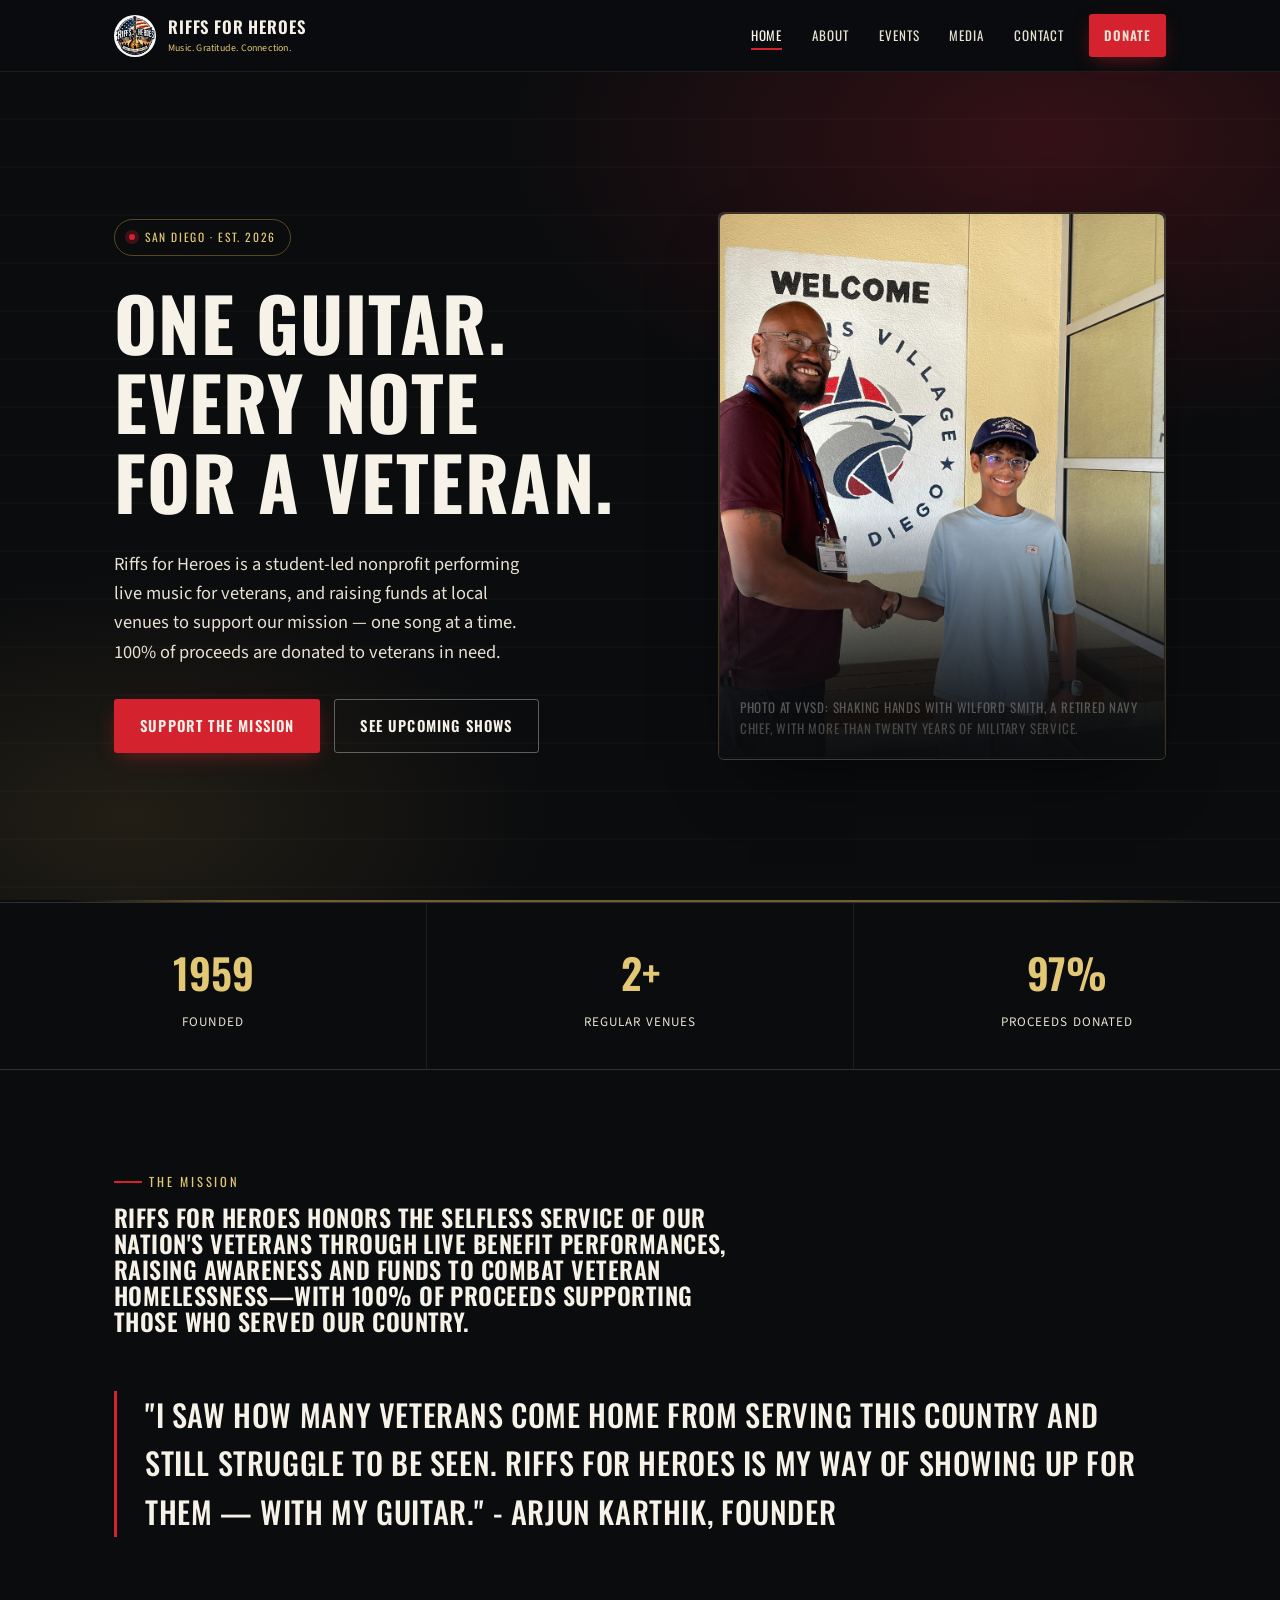
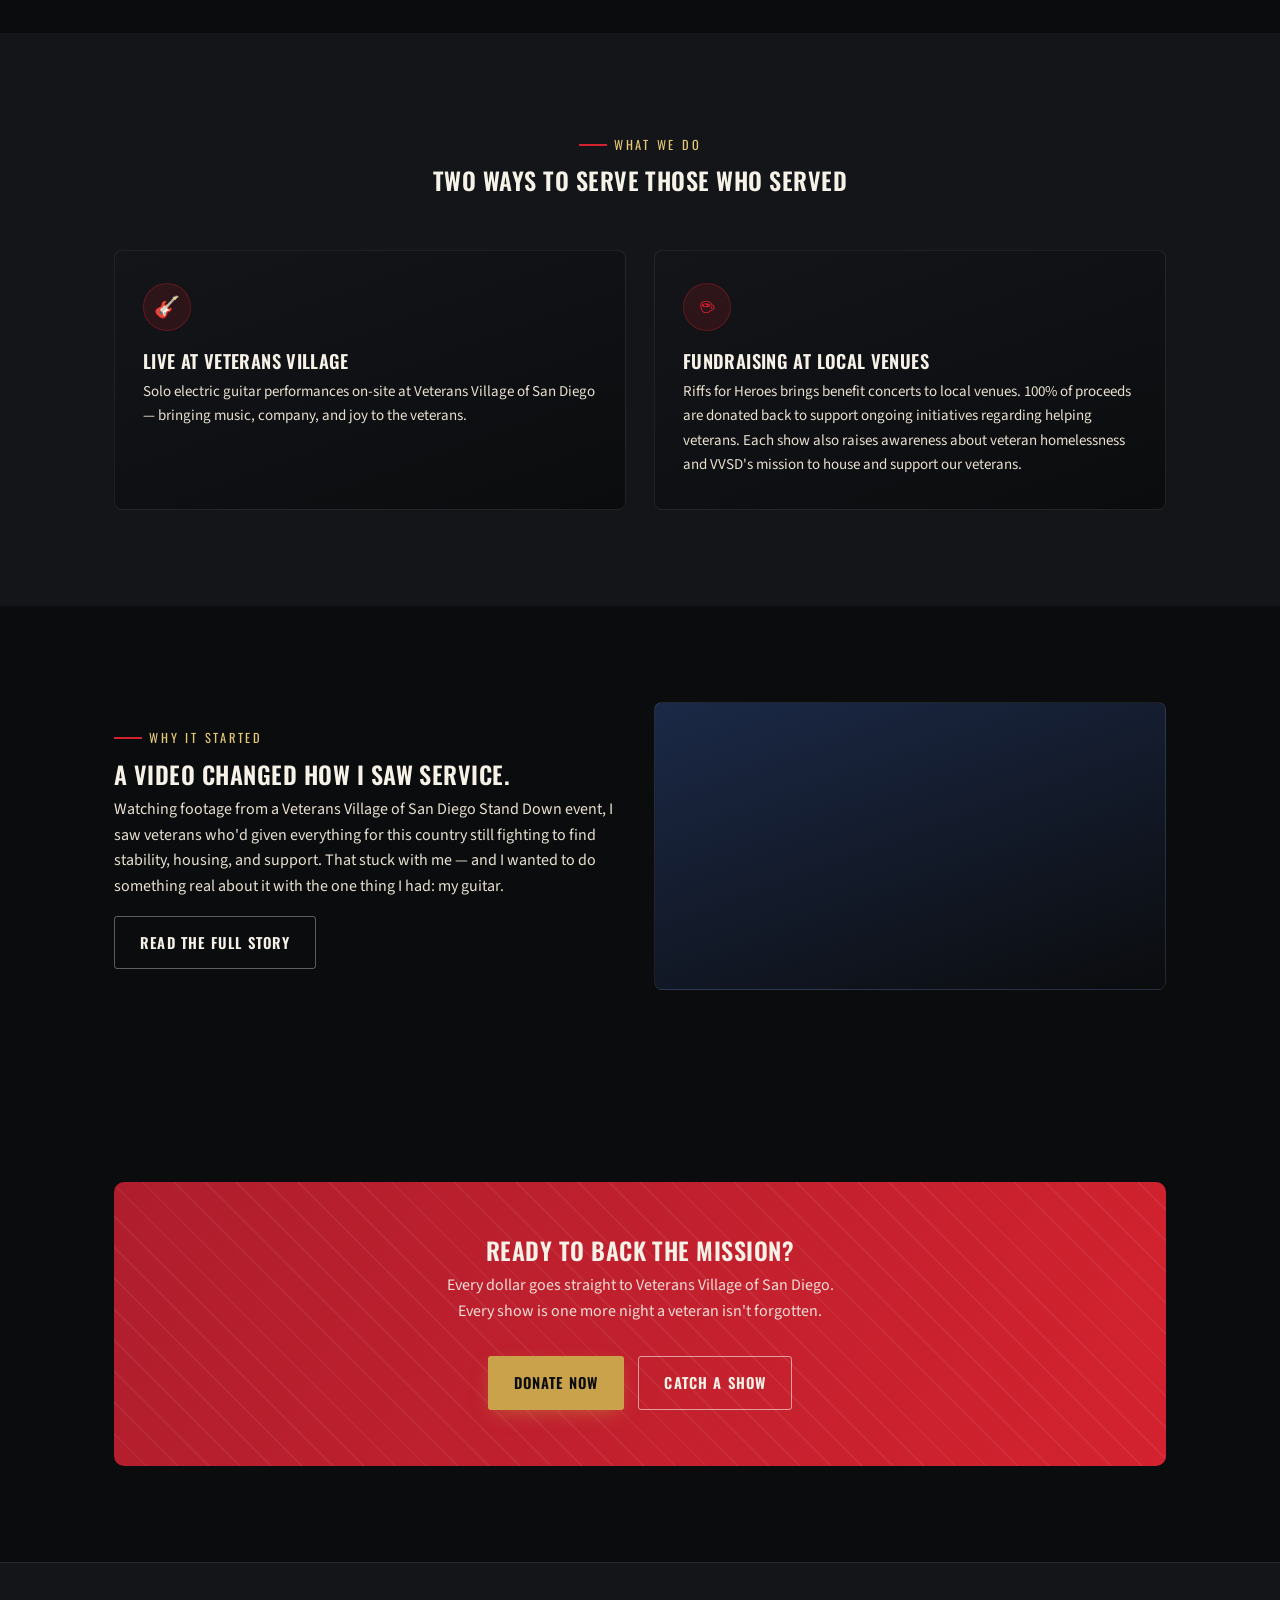
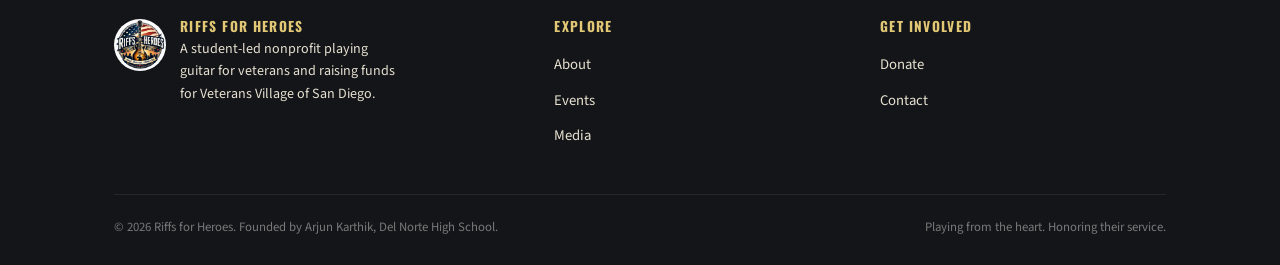
<file: index.html>
<!DOCTYPE html>
<html lang="en">
<head>
<meta charset="UTF-8">
<meta name="viewport" content="width=device-width, initial-scale=1.0">
<title>Riffs for Heroes — Music. Gratitude. Connection.</title>
<meta name="description" content="Riffs for Heroes brings live acoustic music to San Diego veterans and raises funds for Veterans Village of San Diego through community performances.">
<link class="icon" rel="icon" href="ChatGPT%20Image%20Jul%206%2C%202026%2C%2004_48_22%20PM.png">
<link rel="stylesheet" href="styles.css">
</head>
<body>
<header class="site-header">
  <nav class="nav">
    <a href="index.html" class="brand">
      <img src="ChatGPT%20Image%20Jul%206%2C%202026%2C%2004_48_22%20PM.png" alt="Riffs for Heroes logo">
      <span class="brand-text">Riffs for Heroes<small>Music. Gratitude. Connection.</small></span>
    </a>
    <div class="nav-links">
      <a href="index.html">Home</a>
      <a href="about.html">About</a>
      <a href="events.html">Events</a>
      <a href="media.html">Media</a>
      <a href="contact.html">Contact</a>
      <a href="donate.html" class="btn btn-primary nav-cta">Donate</a>
    </div>
    <button class="nav-toggle" aria-label="Toggle menu" aria-expanded="false">☰</button>
  </nav>
</header>
<section class="hero">
  <div class="wrap hero-grid">
    <div>
      <div class="hero-badge"><span class="dot"></span> San Diego · Est. 2026</div>
      <h1 class="reveal in">One Guitar.<br>Every Note<br>for a Veteran.</h1>
      <p class="lede reveal in reveal-delay-1">Riffs for Heroes is a student-led nonprofit performing live music for veterans, and raising funds at local venues to support our mission — one song at a time. 100% of proceeds are donated to veterans in need.</p>
      <div class="hero-actions reveal in reveal-delay-2">
        <a href="donate.html" class="btn btn-primary">Support the Mission</a>
        <a href="events.html" class="btn btn-outline">See Upcoming Shows</a>
      </div>
    </div>
    <div class="hero-media reveal in reveal-delay-1">

 <div class="hero-media reveal in reveal-delay-1">

    <img
        src="shakinghandswithwilford.png"
        alt="Riffs for Heroes performance"
        style="width:100%; height:100%; object-fit:cover; border-radius:inherit;">

    <div class="frame-glow"></div>

    <div class="media-caption">
        Photo at VVSD: Shaking hands with Wilford Smith, a retired Navy Chief, with more than twenty years of military service.
    </div>

</div>


  <div class="frame-glow"></div>

  <div class="media-caption">
      
  </div>

</div>
  </div>
</section>
<div class="string-divider"><div class="string-line"></div></div>
<div class="stat-strip">
  <div class="stat"><div class="num" data-count="2026">0</div><div class="label">Founded</div></div>
  <div class="stat"><div class="num" data-count="2" data-suffix="+">0</div><div class="label">Regular Venues</div></div>
  <div class="stat"><div class="num" data-count="100" data-suffix="%">0</div><div class="label">Proceeds Donated</div></div>
</div>
<section class="bg-black">
  <div class="wrap">
    <div class="section-head">
      <div class="eyebrow">The Mission</div>
      <h2>Riffs for Heroes honors the selfless service of our nation's veterans through live benefit performances, raising awareness and funds to combat veteran homelessness—with 100% of proceeds supporting those who served our country.</h2>
    </div>
    <div class="quote-block reveal">
      "I saw how many veterans come home from serving this country and still struggle to be seen. Riffs for Heroes is my way of showing up for them — with my guitar." - Arjun Karthik, Founder
    </div>
  </div>
</section>
<section class="bg-soft">
  <div class="wrap">
    <div class="section-head center">
      <div class="eyebrow">What We Do</div>
      <h2>Two ways to serve those who served</h2>
    </div>
    <div class="grid grid-2">
      <div class="card reveal">
        <div class="icon">🎸</div>
        <h3>Live at Veterans Village</h3>
        <p>Solo electric guitar performances on-site at Veterans Village of San Diego — bringing music, company, and joy to the veterans.</p>
      </div>
      <div class="card reveal reveal-delay-1">
        <div class="icon">☕</div>
        <h3>Fundraising at Local Venues</h3>
        <p>Riffs for Heroes brings benefit concerts to local venues. 100% of proceeds are donated back to support ongoing initiatives regarding helping veterans. Each show also raises awareness about veteran homelessness and VVSD's mission to house and support our veterans.</p>
      </div>
    </div>
  </div>
</section>
<section class="bg-black">
  <div class="wrap grid grid-2" style="align-items:center;">
    <div class="reveal">
      <div class="eyebrow">Why It Started</div>
      <h2>A video changed how I saw service.</h2>
      <p>Watching footage from a Veterans Village of San Diego Stand Down event, I saw veterans who'd given everything for this country still fighting to find stability, housing, and support. That stuck with me — and I wanted to do something real about it with the one thing I had: my guitar.</p>
      <a href="about.html" class="btn btn-outline">Read the Full Story</a>
    </div>
    <div class="gallery-item reveal reveal-delay-1" style="aspect-ratio: 16/9; overflow: hidden; border-radius: 8px;">
      <iframe 
        width="100%" 
        height="100%" 
        src="https://www.youtube.com/embed/J9icvbdLEbE?si=bLGpoZfdKsekuWZZ" 
        title="Riffs for Heroes performance"
        frameborder="0" 
        allow="accelerometer; autoplay; clipboard-write; encrypted-media; gyroscope; picture-in-picture; web-share" 
        referrerpolicy="strict-origin-when-cross-origin" 
        allowfullscreen
        style="border: none;">
      </iframe>
    </div>
  </div>
</section>
<section class="bg-black">
  <div class="wrap">
    <div class="cta-banner reveal">
      <h2>Ready to back the mission?</h2>
      <p>Every dollar goes straight to Veterans Village of San Diego. Every show is one more night a veteran isn't forgotten.</p>
      <div class="hero-actions">
        <a href="donate.html" class="btn btn-gold">Donate Now</a>
        <a href="events.html" class="btn btn-outline">Catch a Show</a>
      </div>
    </div>
  </div>
</section>
<footer class="site-footer">
  <div class="wrap">
    <div class="footer-grid">
      <div class="footer-brand">
        <img src="ChatGPT%20Image%20Jul%206%2C%202026%2C%2004_48_22%20PM.png" alt="Riffs for Heroes logo">
        <div>
          <h4 style="margin-bottom:.3em;">Riffs for Heroes</h4>
          <p style="font-size:.88rem; max-width:32ch;">A student-led nonprofit playing guitar for veterans and raising funds for Veterans Village of San Diego.</p>
        </div>
      </div>
      <div>
        <h4>Explore</h4>
        <a href="about.html">About</a>
        <a href="events.html">Events</a>
        <a href="media.html">Media</a>
      </div>
      <div>
        <h4>Get Involved</h4>
        <a href="donate.html">Donate</a>
        <a href="contact.html">Contact</a>
      </div>
    </div>
    <div class="footer-bottom">
      <span>© 2026 Riffs for Heroes. Founded by Arjun Karthik, Del Norte High School.</span>
      <span>Playing from the heart. Honoring their service.</span>
    </div>
  </div>
</footer>
<script src="script.js"></script>
</body>
</html>
</file>
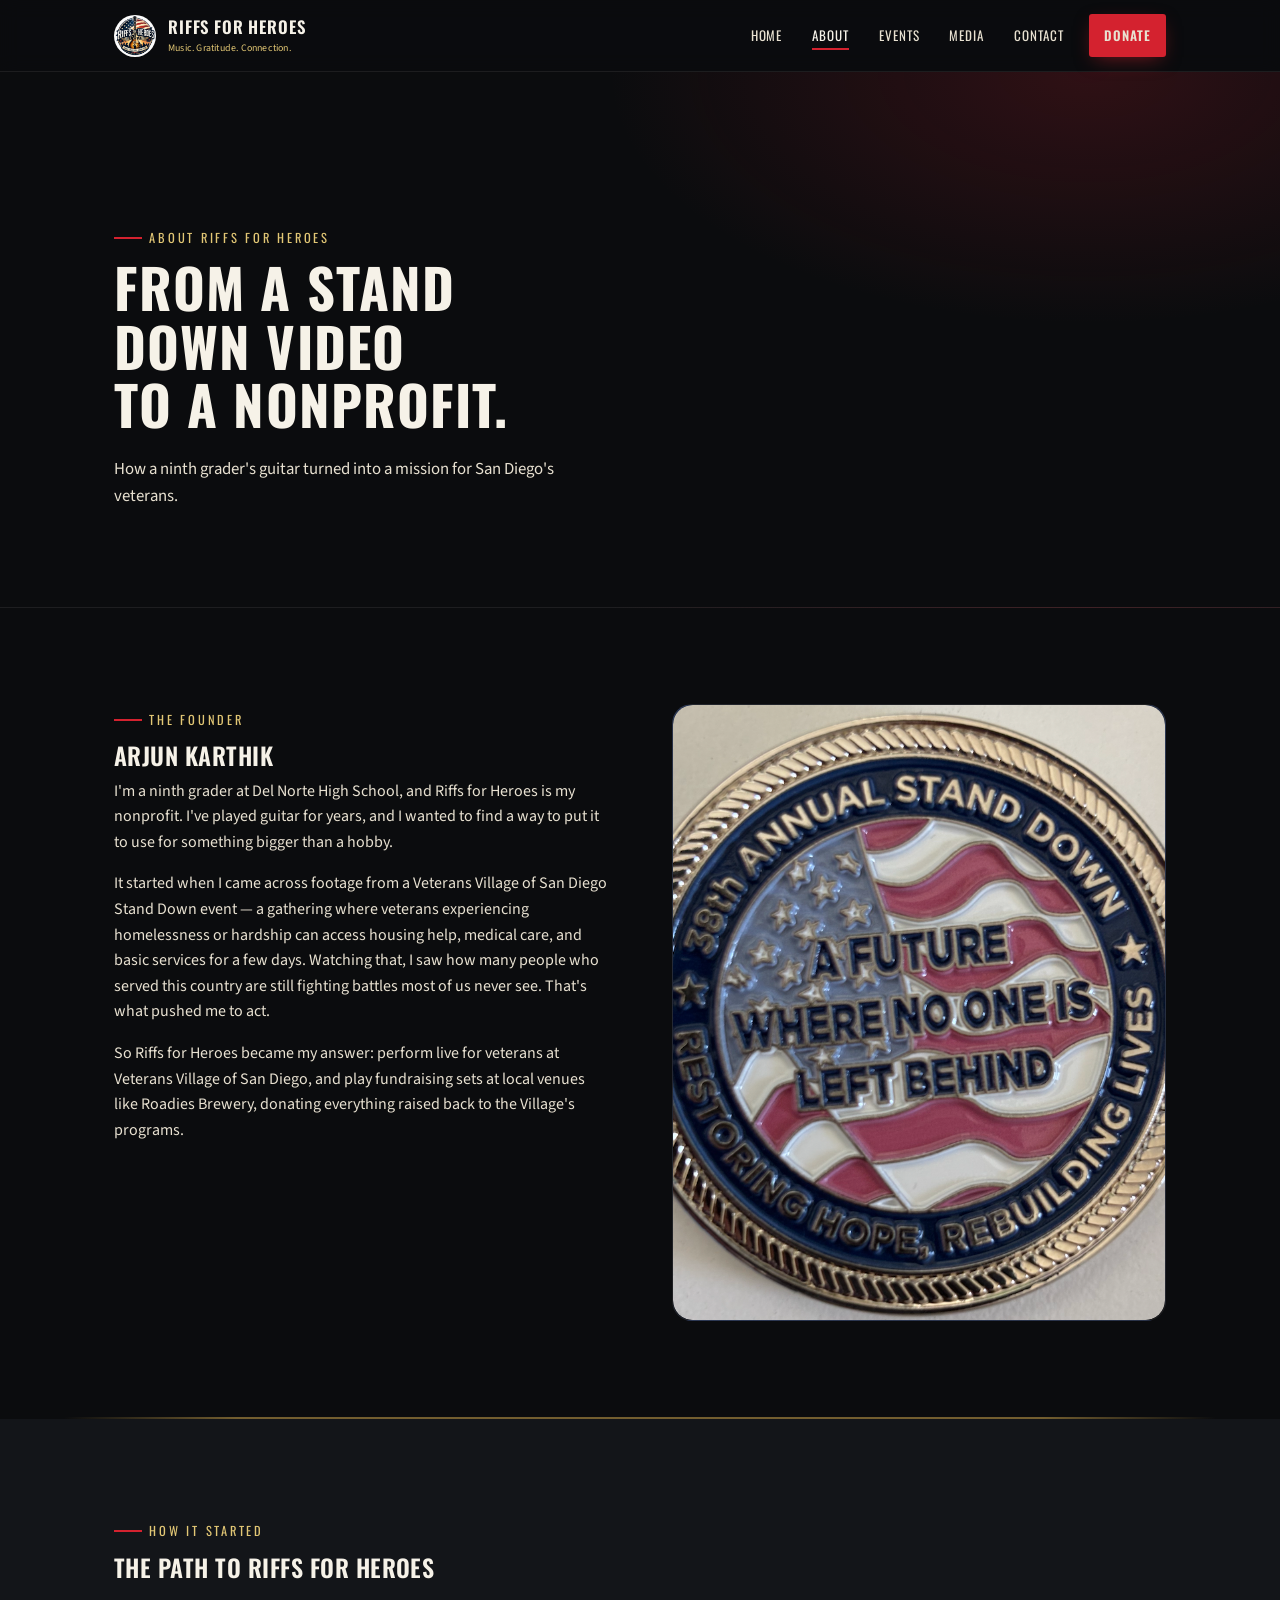
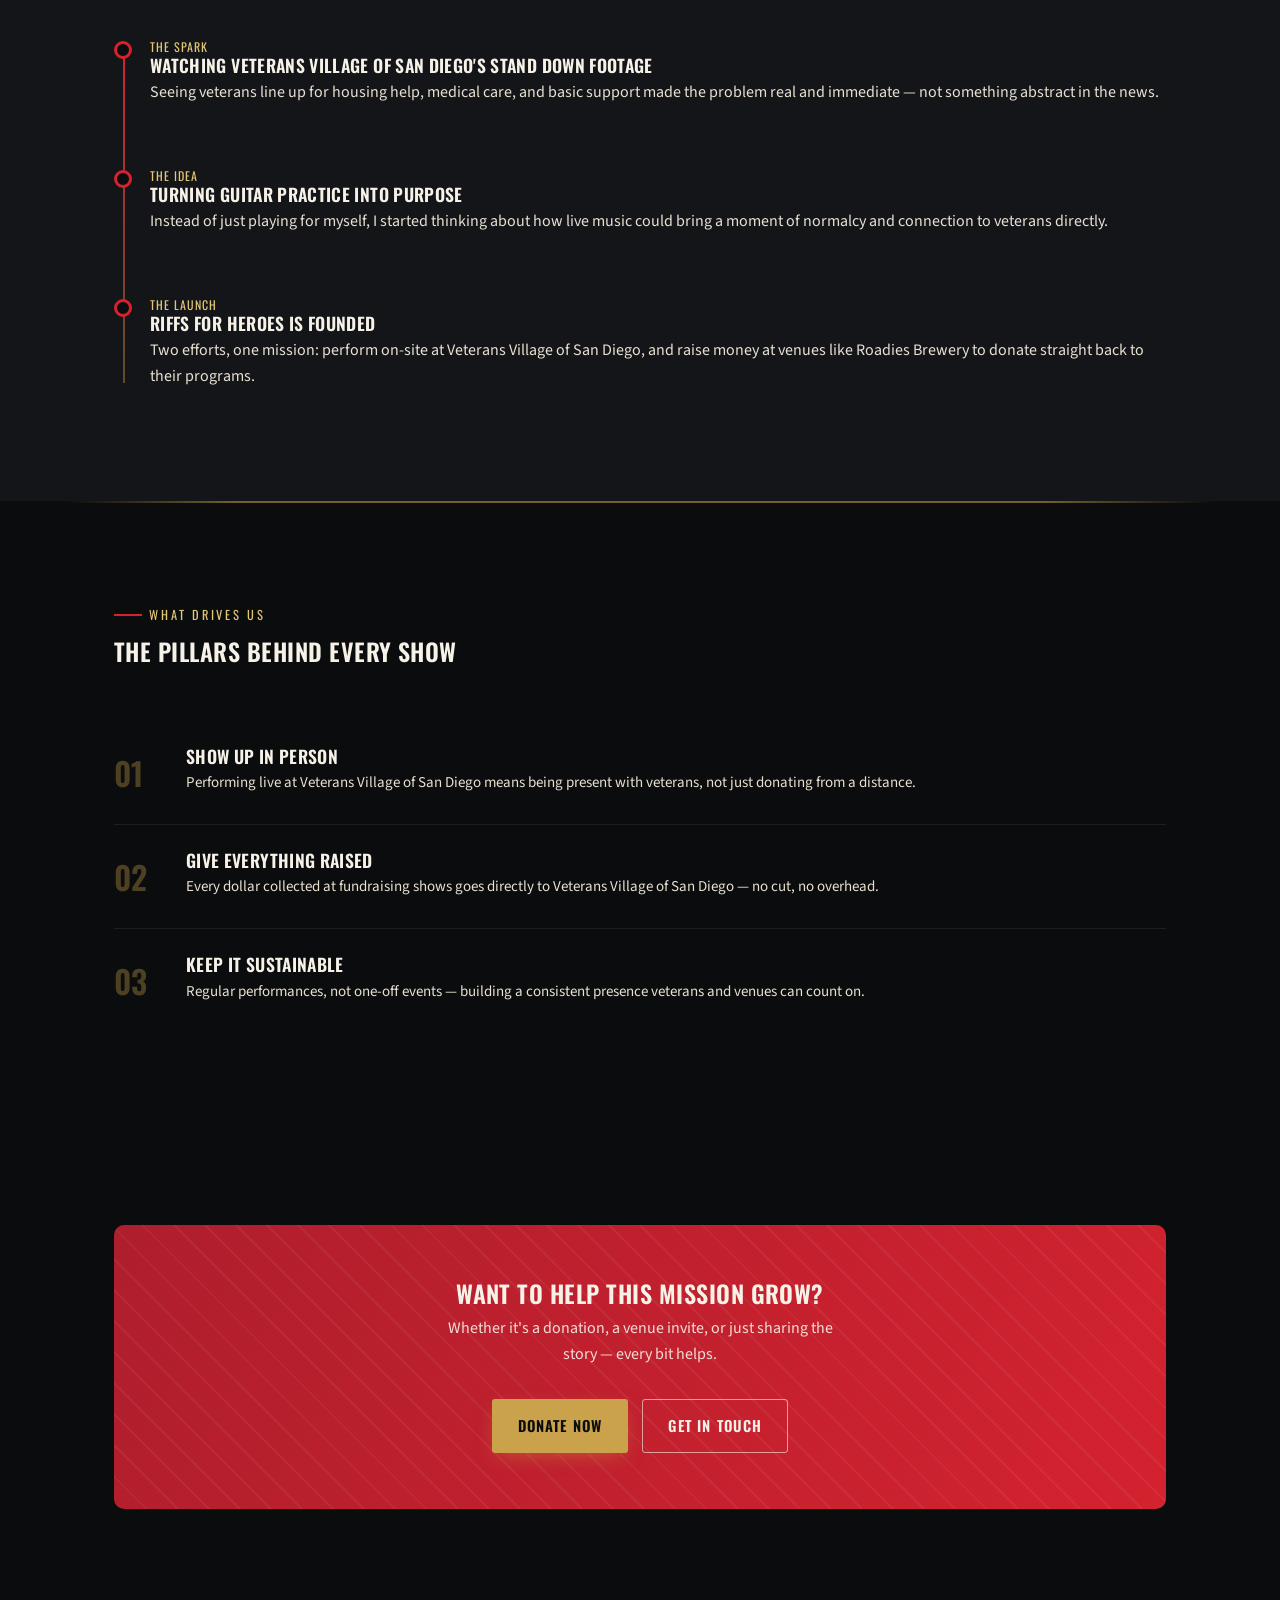
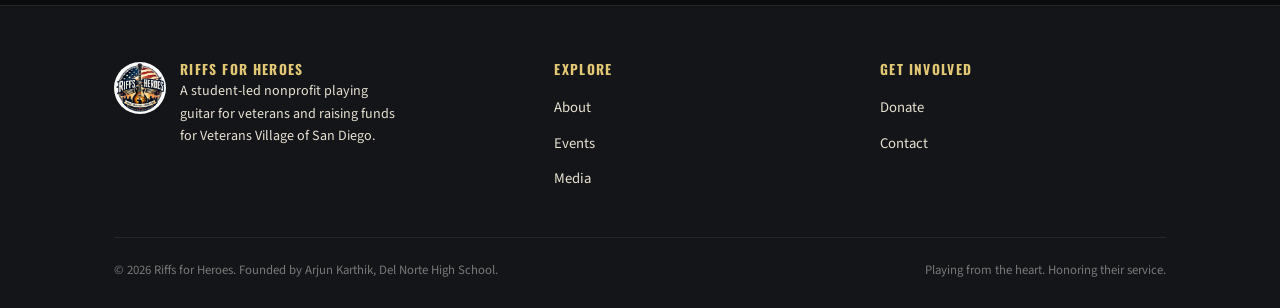
<file: about.html>
<!DOCTYPE html>
<html lang="en">
<head>
<meta charset="UTF-8">
<meta name="viewport" content="width=device-width, initial-scale=1.0">
<title>About — Riffs for Heroes</title>
<meta name="description" content="The story behind Riffs for Heroes: founder Arjun Karthik's mission to support veterans through music and fundraising.">
<link rel="icon" href="ChatGPT%20Image%20Jul%206%2C%202026%2C%2004_48_22%20PM.png">
<link rel="stylesheet" href="styles.css">
</head>
<body>

<header class="site-header">
  <nav class="nav">
    <a href="index.html" class="brand">
      <img src="ChatGPT%20Image%20Jul%206%2C%202026%2C%2004_48_22%20PM.png" alt="Riffs for Heroes logo">
      <span class="brand-text">Riffs for Heroes<small>Music. Gratitude. Connection.</small></span>
    </a>
    <div class="nav-links">
      <a href="index.html">Home</a>
      <a href="about.html">About</a>
      <a href="events.html">Events</a>
      <a href="media.html">Media</a>
      <a href="contact.html">Contact</a>
      <a href="donate.html" class="btn btn-primary nav-cta">Donate</a>
    </div>
    <button class="nav-toggle" aria-label="Toggle menu" aria-expanded="false">☰</button>
  </nav>
</header>

<section class="page-hero">
  <div class="wrap">
    <div class="eyebrow">About Riffs for Heroes</div>
    <h1>From a Stand Down video<br>to a nonprofit.</h1>
    <p>How a ninth grader's guitar turned into a mission for San Diego's veterans.</p>
  </div>
</section>

<section class="bg-black">
  <div class="wrap grid grid-2" style="align-items:start; gap:64px;">
    <div class="reveal">
      <div class="eyebrow">The Founder</div>
      <h2>Arjun Karthik</h2>
      <p>I'm a ninth grader at Del Norte High School, and Riffs for Heroes is my nonprofit. I've played guitar for years, and I wanted to find a way to put it to use for something bigger than a hobby.</p>
      <p>It started when I came across footage from a Veterans Village of San Diego Stand Down event — a gathering where veterans experiencing homelessness or hardship can access housing help, medical care, and basic services for a few days. Watching that, I saw how many people who served this country are still fighting battles most of us never see. That's what pushed me to act.</p>
      <p>So Riffs for Heroes became my answer: perform live for veterans at Veterans Village of San Diego, and play fundraising sets at local venues like Roadies Brewery, donating everything raised back to the Village's programs.</p>
    </div>
    <div class="gallery-item reveal reveal-delay-1">
  <img src="coinside1.png" alt="" class="about-photo">
</div>
  </div>
</section>

<div class="string-divider"><div class="string-line"></div></div>

<section class="bg-soft">
  <div class="wrap">
    <div class="section-head">
      <div class="eyebrow">How It Started</div>
      <h2>The path to Riffs for Heroes</h2>
    </div>
    <div class="timeline">
      <div class="timeline-item reveal">
        <div class="when">The Spark</div>
        <h3>Watching Veterans Village of San Diego's Stand Down footage</h3>
        <p>Seeing veterans line up for housing help, medical care, and basic support made the problem real and immediate — not something abstract in the news.</p>
      </div>
      <div class="timeline-item reveal reveal-delay-1">
        <div class="when">The Idea</div>
        <h3>Turning guitar practice into purpose</h3>
        <p>Instead of just playing for myself, I started thinking about how live music could bring a moment of normalcy and connection to veterans directly.</p>
      </div>
      <div class="timeline-item reveal reveal-delay-2">
        <div class="when">The Launch</div>
        <h3>Riffs for Heroes is founded</h3>
        <p>Two efforts, one mission: perform on-site at Veterans Village of San Diego, and raise money at venues like Roadies Brewery to donate straight back to their programs.</p>
      </div>
    </div>
  </div>
</section>

<div class="string-divider"><div class="string-line"></div></div>

<section class="bg-black">
  <div class="wrap">
    <div class="section-head">
      <div class="eyebrow">What Drives Us</div>
      <h2>The pillars behind every show</h2>
    </div>
    <div class="pillar reveal">
      <div class="n">01</div>
      <div><h3>Show up in person</h3><p>Performing live at Veterans Village of San Diego means being present with veterans, not just donating from a distance.</p></div>
    </div>
    <div class="pillar reveal reveal-delay-1">
      <div class="n">02</div>
      <div><h3>Give everything raised</h3><p>Every dollar collected at fundraising shows goes directly to Veterans Village of San Diego — no cut, no overhead.</p></div>
    </div>
    <div class="pillar reveal reveal-delay-2">
      <div class="n">03</div>
      <div><h3>Keep it sustainable</h3><p>Regular performances, not one-off events — building a consistent presence veterans and venues can count on.</p></div>
    </div>
  </div>
</section>

<section class="bg-black">
  <div class="wrap">
    <div class="cta-banner reveal">
      <h2>Want to help this mission grow?</h2>
      <p>Whether it's a donation, a venue invite, or just sharing the story — every bit helps.</p>
      <div class="hero-actions">
        <a href="donate.html" class="btn btn-gold">Donate Now</a>
        <a href="contact.html" class="btn btn-outline">Get in Touch</a>
      </div>
    </div>
  </div>
</section>

<footer class="site-footer">
  <div class="wrap">
    <div class="footer-grid">
      <div class="footer-brand">
        <img src="ChatGPT%20Image%20Jul%206%2C%202026%2C%2004_48_22%20PM.png" alt="Riffs for Heroes logo">
        <div>
          <h4 style="margin-bottom:.3em;">Riffs for Heroes</h4>
          <p style="font-size:.88rem; max-width:32ch;">A student-led nonprofit playing guitar for veterans and raising funds for Veterans Village of San Diego.</p>
        </div>
      </div>
      <div>
        <h4>Explore</h4>
        <a href="about.html">About</a>
        <a href="events.html">Events</a>
        <a href="media.html">Media</a>
      </div>
      <div>
        <h4>Get Involved</h4>
        <a href="donate.html">Donate</a>
        <a href="contact.html">Contact</a>
      </div>
    </div>
    <div class="footer-bottom">
      <span>© 2026 Riffs for Heroes. Founded by Arjun Karthik, Del Norte High School.</span>
      <span>Playing from the heart. Honoring their service.</span>
    </div>
  </div>
</footer>

<script src="script.js"></script>
</body>
</html>
</file>
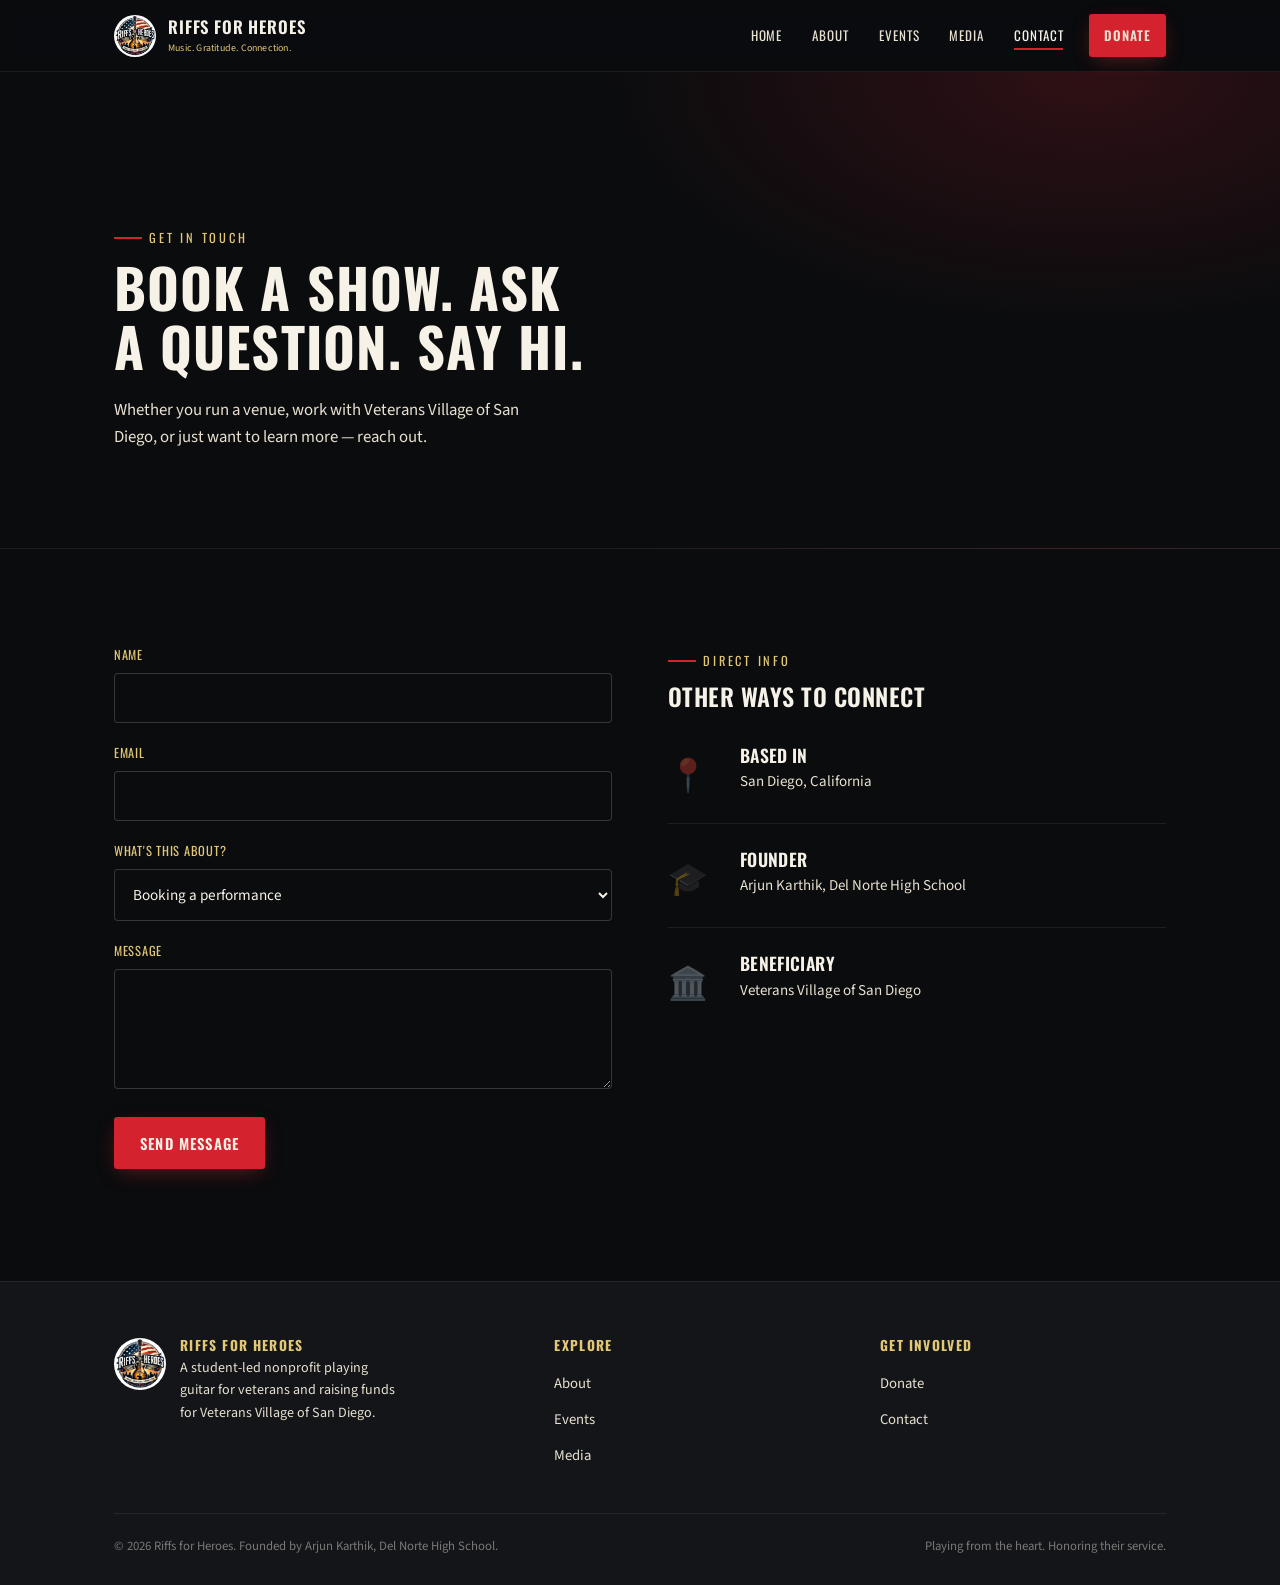
<file: contact.html>
<!DOCTYPE html>
<html lang="en">
<head>
<meta charset="UTF-8">
<meta name="viewport" content="width=device-width, initial-scale=1.0">
<title>Contact — Riffs for Heroes</title>
<meta name="description" content="Get in touch with Riffs for Heroes to book a performance, donate, or ask a question.">
<link rel="icon" href="ChatGPT%20Image%20Jul%206%2C%202026%2C%2004_48_22%20PM.png">
<link rel="stylesheet" href="styles.css">
</head>
<body>

<header class="site-header">
  <nav class="nav">
    <a href="index.html" class="brand">
      <img src="ChatGPT%20Image%20Jul%206%2C%202026%2C%2004_48_22%20PM.png" alt="Riffs for Heroes logo">
      <span class="brand-text">Riffs for Heroes<small>Music. Gratitude. Connection.</small></span>
    </a>
    <div class="nav-links">
      <a href="index.html">Home</a>
      <a href="about.html">About</a>
      <a href="events.html">Events</a>
      <a href="media.html">Media</a>
      <a href="contact.html">Contact</a>
      <a href="donate.html" class="btn btn-primary nav-cta">Donate</a>
    </div>
    <button class="nav-toggle" aria-label="Toggle menu" aria-expanded="false">☰</button>
  </nav>
</header>

<section class="page-hero">
  <div class="wrap">
    <div class="eyebrow">Get In Touch</div>
    <h1>Book a show. Ask a question. Say hi.</h1>
    <p>Whether you run a venue, work with Veterans Village of San Diego, or just want to learn more — reach out.</p>
  </div>
</section>

<section class="bg-black">
  <div class="wrap grid grid-2" style="align-items:start; gap:56px;">
    <div class="reveal">
      <form id="contact-form" action="https://formspree.io/f/xrewnjyp" method="POST">
        <div class="form-field">
          <label for="name">Name</label>
          <input type="text" id="name" name="name" required>
        </div>
        <div class="form-field">
          <label for="email">Email</label>
          <input type="email" id="email" name="email" required>
        </div>
        <div class="form-field">
          <label for="reason">What's this about?</label>
          <select id="reason" name="reason">
            <option>Booking a performance</option>
            <option>Donation question</option>
            <option>Media / press</option>
            <option>Something else</option>
          </select>
        </div>
        <div class="form-field">
          <label for="message">Message</label>
          <textarea id="message" name="message" required></textarea>
        </div>
        <button type="submit" class="btn btn-primary">Send Message</button>

<p id="form-status" style="margin-top:15px; color:var(--cream);"></p>
      </form>
      <p style="margin-top:14px; font-size:.8rem; color:var(--cream-dim);"></p>
    </div>

    <div class="reveal reveal-delay-1">
      <div class="eyebrow">Direct Info</div>
      <h2>Other ways to connect</h2>
      <div class="pillar">
        <div class="n">📍</div>
        <div><h3>Based In</h3><p>San Diego, California</p></div>
      </div>
      <div class="pillar">
        <div class="n">🎓</div>
        <div><h3>Founder</h3><p>Arjun Karthik, Del Norte High School</p></div>
      </div>
      <div class="pillar">
        <div class="n">🏛️</div>
        <div><h3>Beneficiary</h3><p>Veterans Village of San Diego</p></div>
      </div>
    </div>
  </div>
</section>

<footer class="site-footer">
  <div class="wrap">
    <div class="footer-grid">
      <div class="footer-brand">
        <img src="ChatGPT%20Image%20Jul%206%2C%202026%2C%2004_48_22%20PM.png" alt="Riffs for Heroes logo">
        <div>
          <h4 style="margin-bottom:.3em;">Riffs for Heroes</h4>
          <p style="font-size:.88rem; max-width:32ch;">A student-led nonprofit playing guitar for veterans and raising funds for Veterans Village of San Diego.</p>
        </div>
      </div>
      <div>
        <h4>Explore</h4>
        <a href="about.html">About</a>
        <a href="events.html">Events</a>
        <a href="media.html">Media</a>
      </div>
      <div>
        <h4>Get Involved</h4>
        <a href="donate.html">Donate</a>
        <a href="contact.html">Contact</a>
      </div>
    </div>
    <div class="footer-bottom">
      <span>© 2026 Riffs for Heroes. Founded by Arjun Karthik, Del Norte High School.</span>
      <span>Playing from the heart. Honoring their service.</span>
    </div>
  </div>
</footer>
<script>
const form = document.getElementById("contact-form");
const status = document.getElementById("form-status");

form.addEventListener("submit", async function(event) {
  event.preventDefault();

  const button = form.querySelector("button");
  button.disabled = true;
  button.textContent = "Sending...";

  const formData = new FormData(form);

  try {
    const response = await fetch(form.action, {
      method: "POST",
      body: formData,
      headers: {
        "Accept": "application/json"
      }
    });

    if (response.ok) {
      status.innerHTML = "✅ Message sent successfully! Thank you for reaching out. We'll get back to you soon.";
      form.reset();
    } else {
      status.innerHTML = "❌ Something went wrong. Please try again.";
    }

  } catch (error) {
    status.innerHTML = "❌ Unable to send message. Please check your connection and try again.";
  }

  button.disabled = false;
  button.textContent = "Send Message";
});
</script>
<script src="script.js"></script>
</body>
</html>
</file>
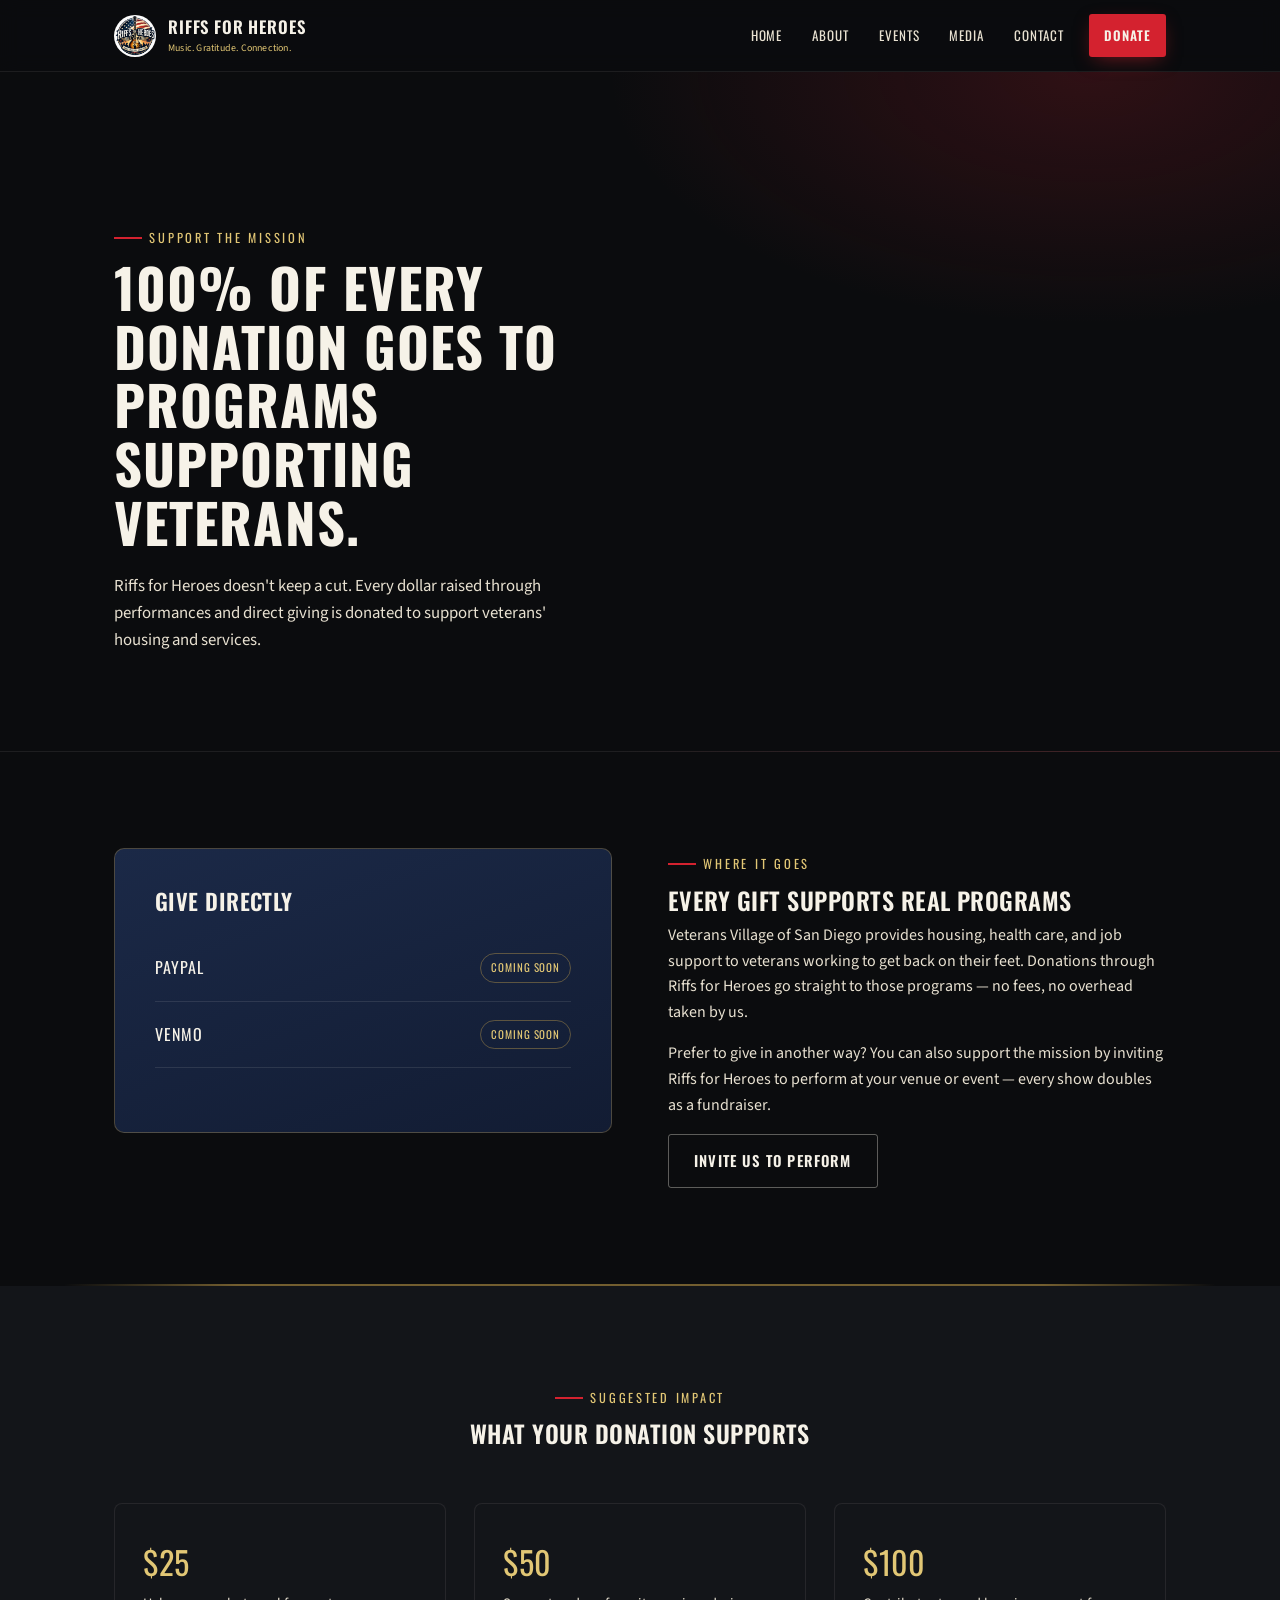
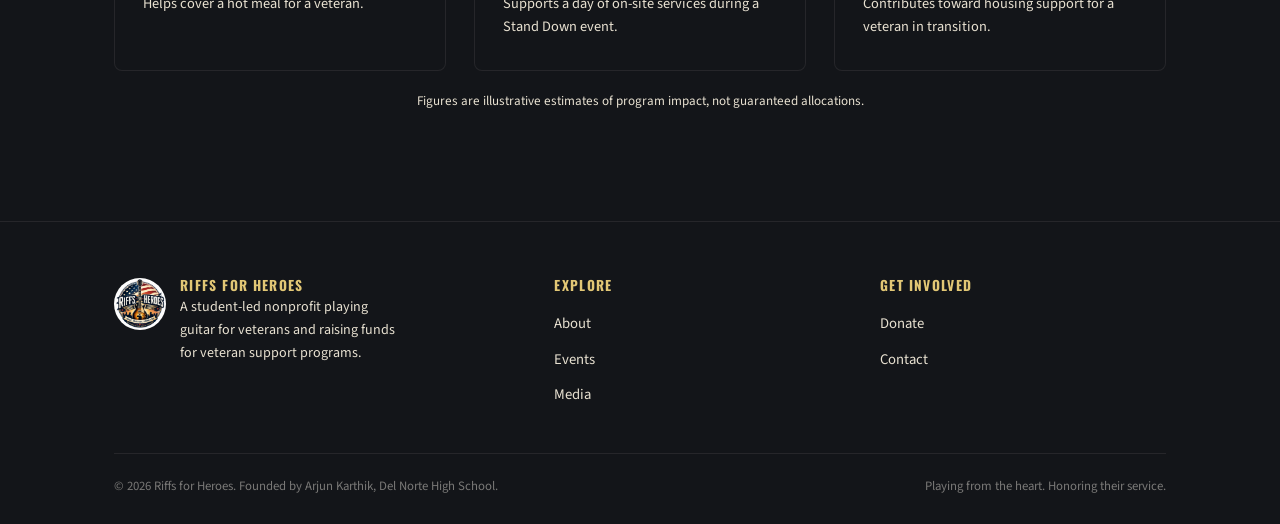
<file: donate.html>
<!DOCTYPE html>
<html lang="en">
<head>
<meta charset="UTF-8">
<meta name="viewport" content="width=device-width, initial-scale=1.0">
<title>Donate — Riffs for Heroes</title>
<meta name="description" content="Support Riffs for Heroes with a donation via PayPal or Venmo.">
<link rel="icon" href="ChatGPT%20Image%20Jul%206%2C%202026%2C%2004_48_22%20PM.png">
<link rel="stylesheet" href="styles.css">
</head>
<body>

<header class="site-header">
  <nav class="nav">
    <a href="index.html" class="brand">
      <img src="ChatGPT%20Image%20Jul%206%2C%202026%2C%2004_48_22%20PM.png" alt="Riffs for Heroes logo">
      <span class="brand-text">Riffs for Heroes<small>Music. Gratitude. Connection.</small></span>
    </a>
    <div class="nav-links">
      <a href="index.html">Home</a>
      <a href="about.html">About</a>
      <a href="events.html">Events</a>
      <a href="media.html">Media</a>
      <a href="contact.html">Contact</a>
      <a href="donate.html" class="btn btn-primary nav-cta">Donate</a>
    </div>
    <button class="nav-toggle" aria-label="Toggle menu" aria-expanded="false">☰</button>
  </nav>
</header>

<section class="page-hero">
  <div class="wrap">
    <div class="eyebrow">Support the Mission</div>
    <h1>100% of every donation goes to programs supporting veterans.</h1>
    <p>Riffs for Heroes doesn't keep a cut. Every dollar raised through performances and direct giving is donated to support veterans' housing and services.</p>
  </div>
</section>

<section class="bg-black">
  <div class="wrap grid grid-2" style="align-items:start; gap:56px;">
    <div class="donate-panel reveal">
      <h2 style="font-size:1.4rem; margin-bottom:1em;">Give Directly</h2>
      <div class="donate-method">
        <div>
          <div class="name">PayPal</div>
          <div class="sub"></div>
        </div>
        <span class="pending-pill">Coming Soon</span>
      </div>
      <div class="donate-method">
        <div>
          <div class="name">Venmo</div>
          <div class="sub"></div>
        </div>
        <span class="pending-pill">Coming Soon</span>
      </div>
      <p style="margin-top:24px; font-size:.85rem;"></p>
    </div>

    <div class="reveal reveal-delay-1">
      <div class="eyebrow">Where It Goes</div>
      <h2>Every gift supports real programs</h2>
      <p>Veterans Village of San Diego provides housing, health care, and job support to veterans working to get back on their feet. Donations through Riffs for Heroes go straight to those programs — no fees, no overhead taken by us.</p>
      <p>Prefer to give in another way? You can also support the mission by inviting Riffs for Heroes to perform at your venue or event — every show doubles as a fundraiser.</p>
      <a href="contact.html" class="btn btn-outline">Invite Us to Perform</a>
    </div>
  </div>
</section>

<div class="string-divider"><div class="string-line"></div></div>

<section class="bg-soft">
  <div class="wrap">
    <div class="section-head center">
      <div class="eyebrow">Suggested Impact</div>
      <h2>What your donation supports</h2>
    </div>
    <div class="grid grid-3">
      <div class="tier-card reveal">
        <div class="amount">$25</div>
        <p class="desc">Helps cover a hot meal for a veteran.</p>
      </div>
      <div class="tier-card reveal reveal-delay-1">
        <div class="amount">$50</div>
        <p class="desc">Supports a day of on-site services during a Stand Down event.</p>
      </div>
      <div class="tier-card reveal reveal-delay-2">
        <div class="amount">$100</div>
        <p class="desc">Contributes toward housing support for a veteran in transition.</p>
      </div>
    </div>
    <p style="text-align:center; margin-top:20px; font-size:.82rem; color:var(--cream-dim);">Figures are illustrative estimates of program impact, not guaranteed allocations.</p>
  </div>
</section>

<footer class="site-footer">
  <div class="wrap">
    <div class="footer-grid">
      <div class="footer-brand">
        <img src="ChatGPT%20Image%20Jul%206%2C%202026%2C%2004_48_22%20PM.png" alt="Riffs for Heroes logo">
        <div>
          <h4 style="margin-bottom:.3em;">Riffs for Heroes</h4>
          <p style="font-size:.88rem; max-width:32ch;">A student-led nonprofit playing guitar for veterans and raising funds for veteran support programs.</p>
        </div>
      </div>
      <div>
        <h4>Explore</h4>
        <a href="about.html">About</a>
        <a href="events.html">Events</a>
        <a href="media.html">Media</a>
      </div>
      <div>
        <h4>Get Involved</h4>
        <a href="donate.html">Donate</a>
        <a href="contact.html">Contact</a>
      </div>
    </div>
    <div class="footer-bottom">
      <span>© 2026 Riffs for Heroes. Founded by Arjun Karthik, Del Norte High School.</span>
      <span>Playing from the heart. Honoring their service.</span>
    </div>
  </div>
</footer>

<script src="script.js"></script>
</body>
</html>
</file>
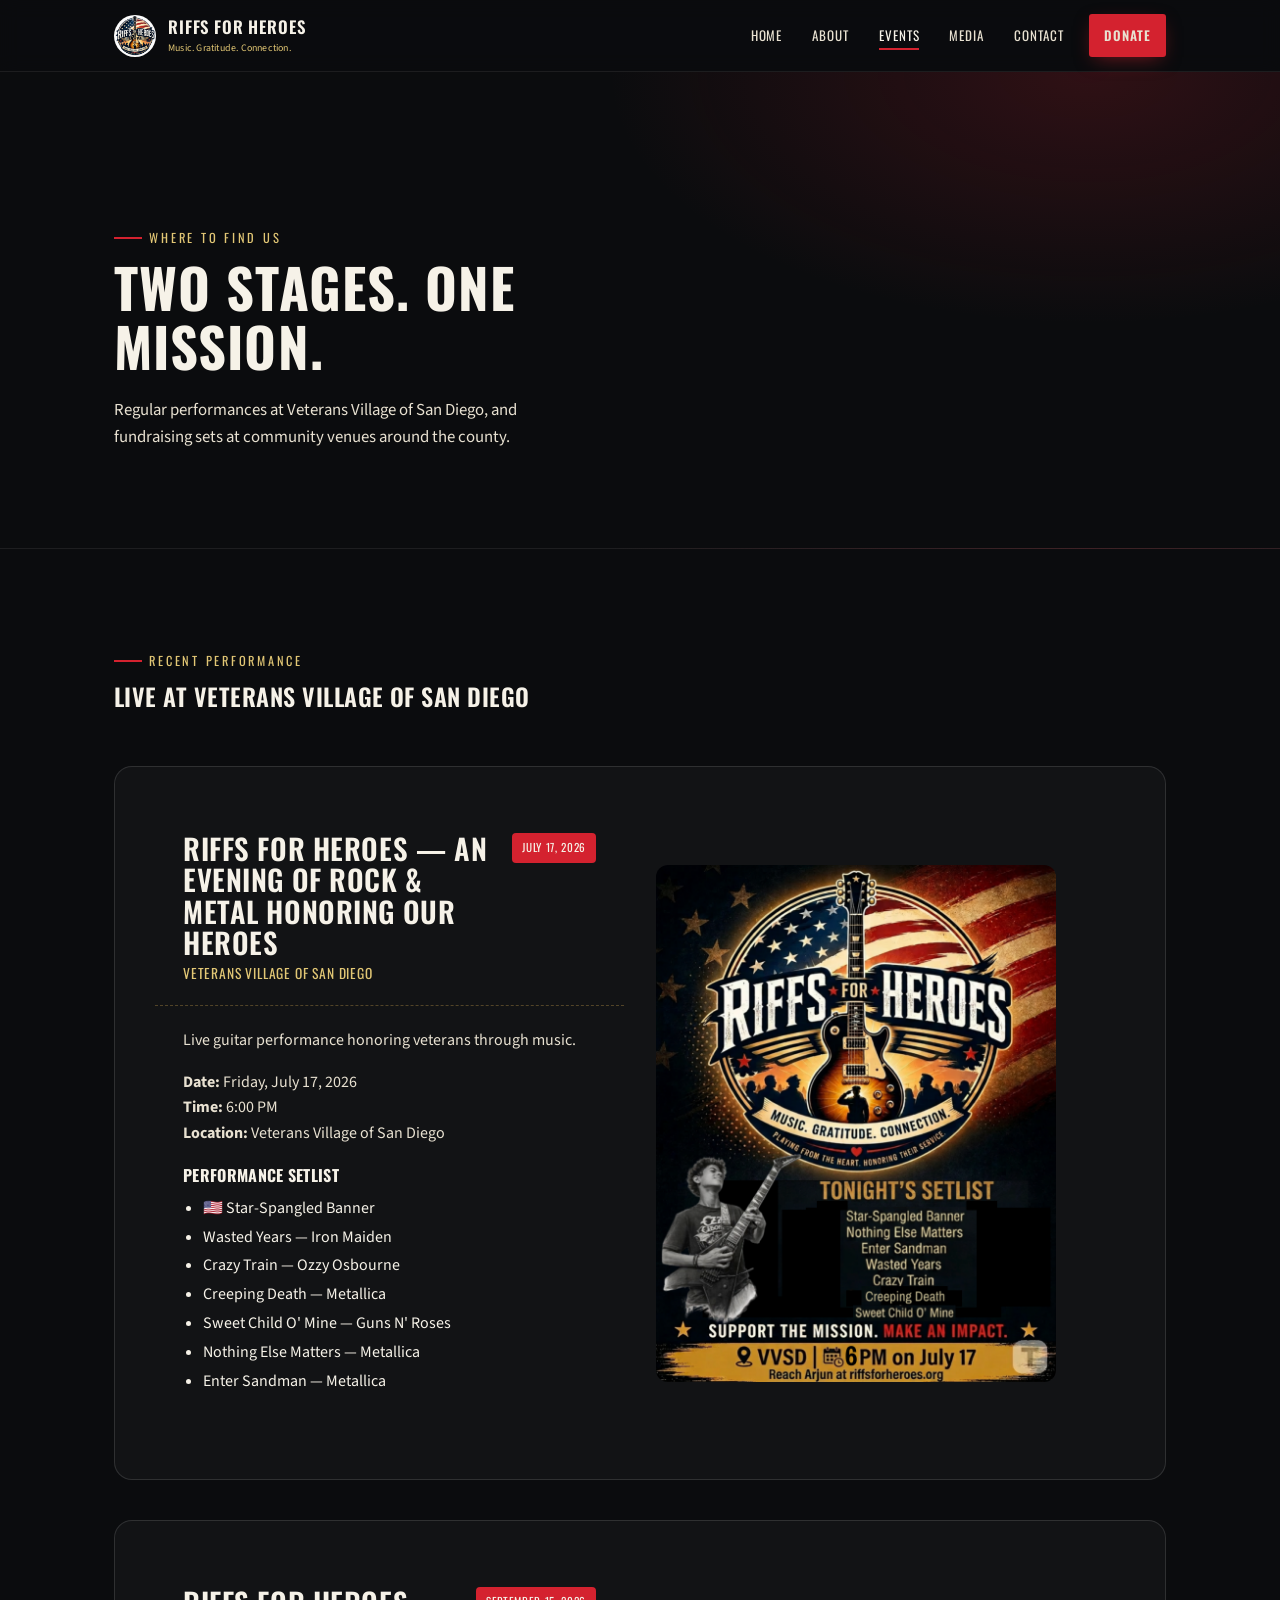
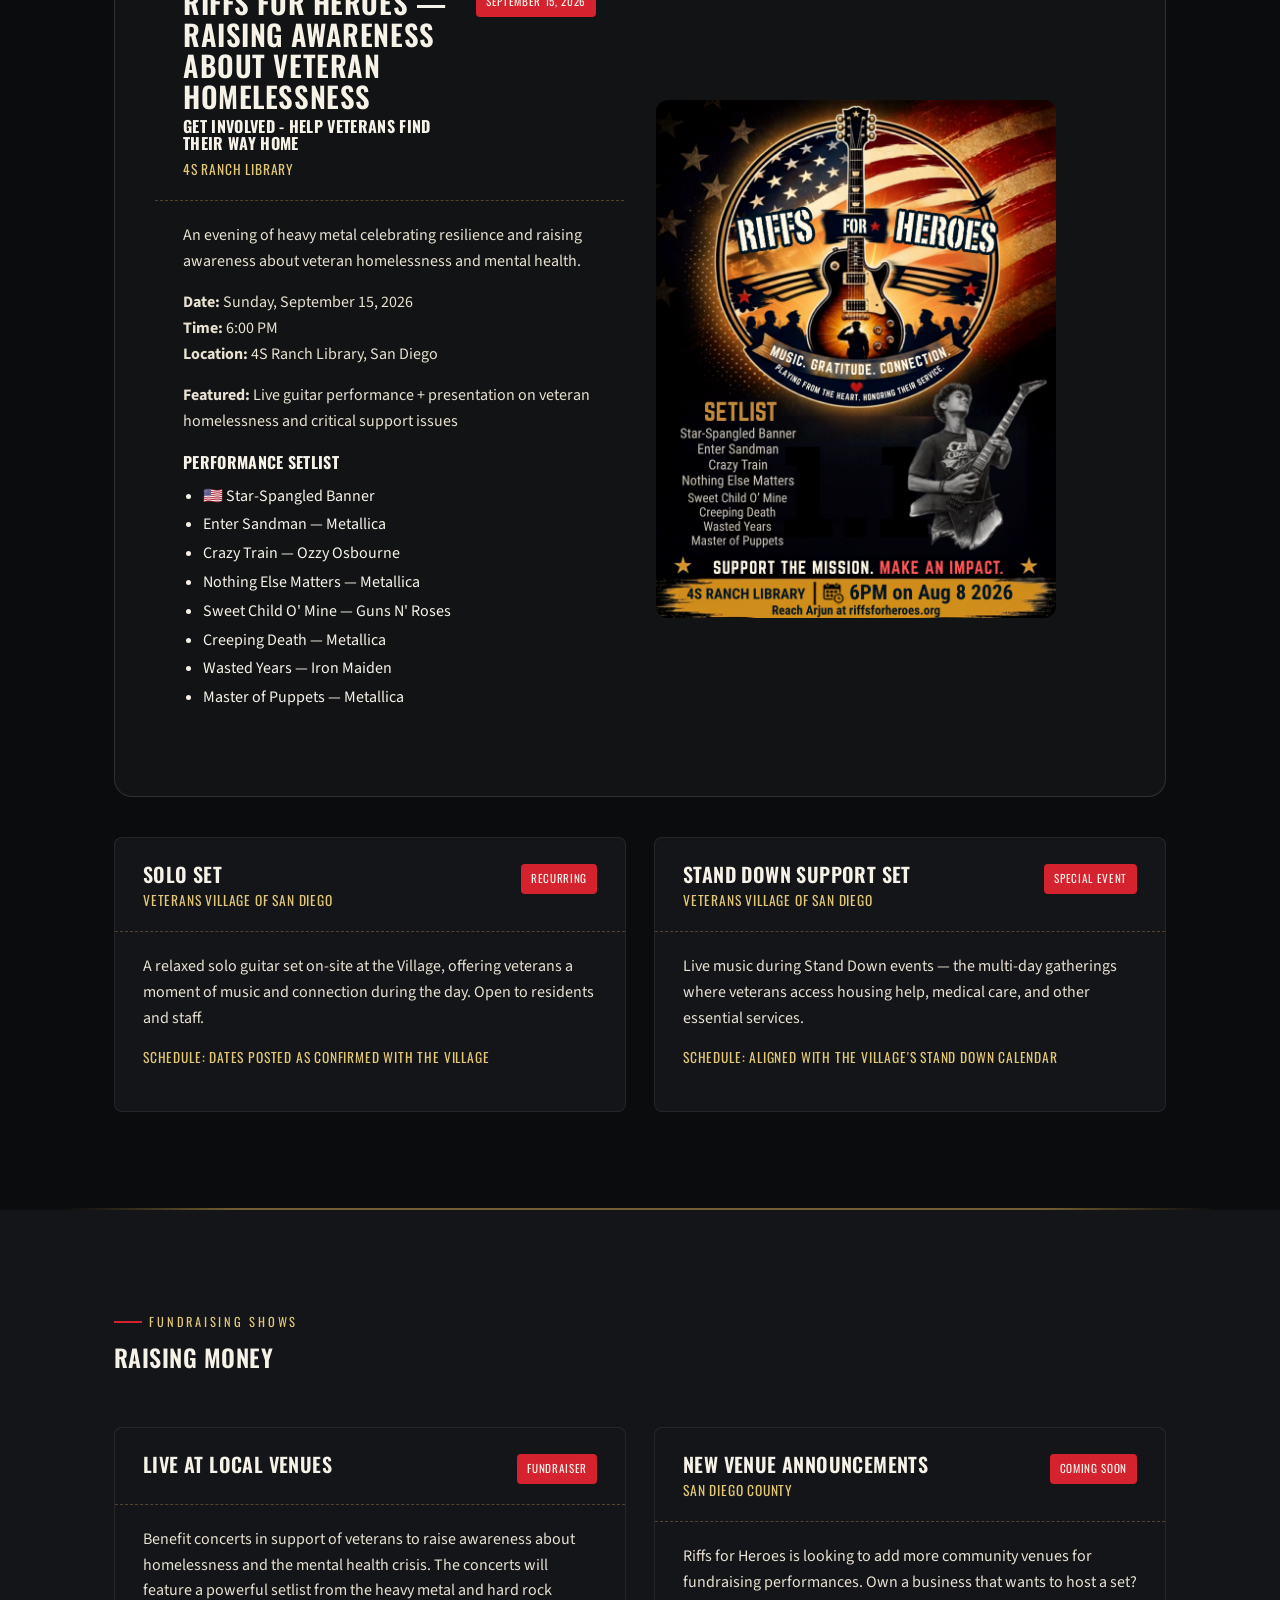
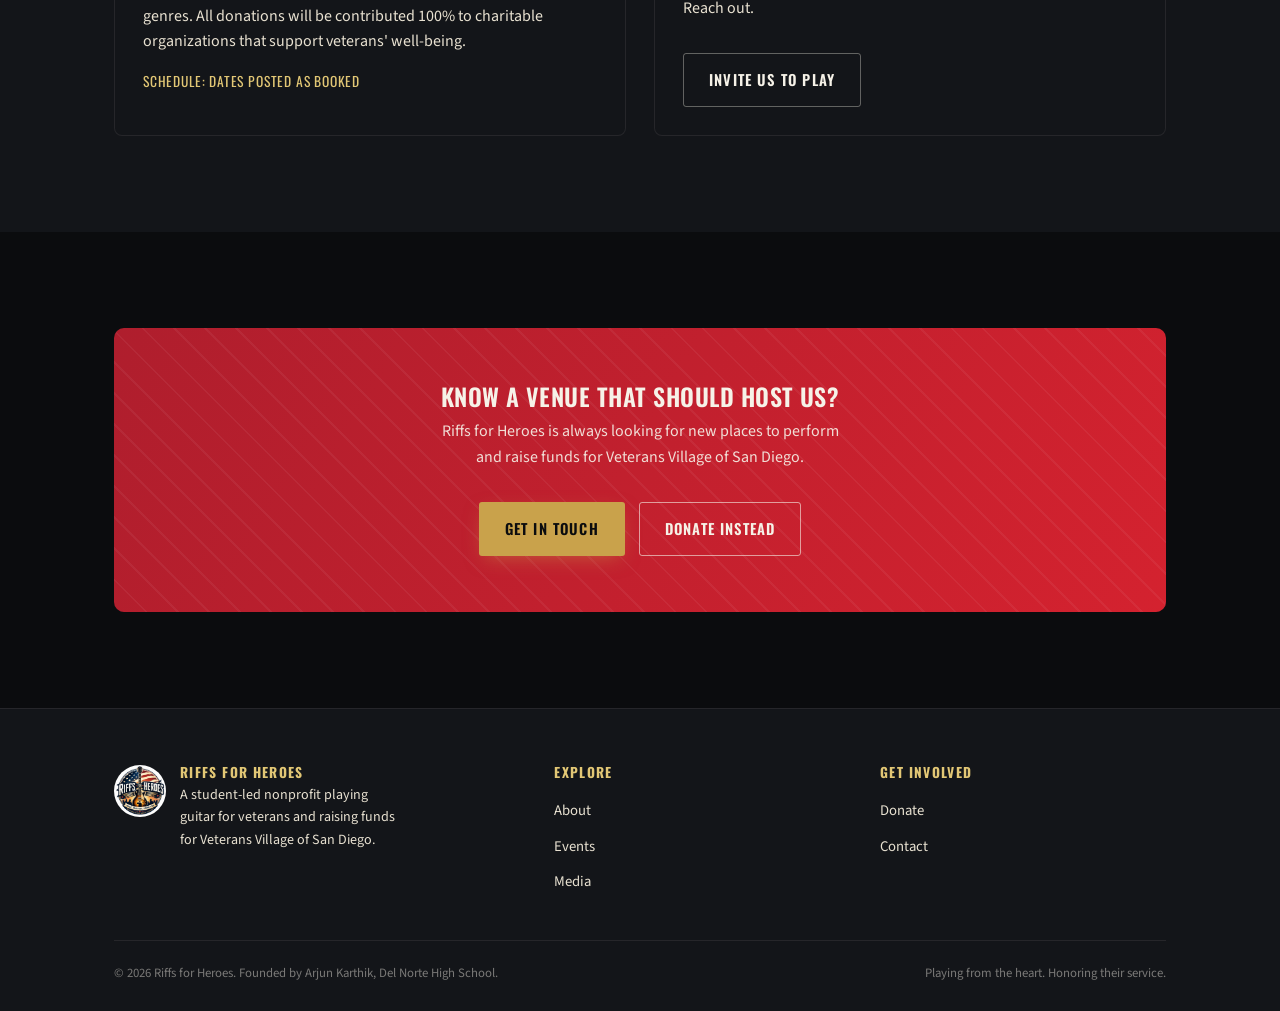
<file: events.html>
<!DOCTYPE html>
<html lang="en"> 
<head>
<meta charset="UTF-8">
<meta name="viewport" content="width=device-width, initial-scale=1.0">
<title>Events — Riffs for Heroes</title>
<meta name="description" content="Upcoming Riffs for Heroes performances at Veterans Village of San Diego and fundraising shows at local venues.">
<link rel="icon" href="ChatGPT%20Image%20Jul%206%2C%202026%2C%2004_48_22%20PM.png">
<link rel="stylesheet" href="styles.css">
</head>
<body>

<header class="site-header">
  <nav class="nav">
    <a href="index.html" class="brand">
      <img src="ChatGPT%20Image%20Jul%206%2C%202026%2C%2004_48_22%20PM.png" alt="Riffs for Heroes logo">
      <span class="brand-text">Riffs for Heroes<small>Music. Gratitude. Connection.</small></span>
    </a>
    <div class="nav-links">
      <a href="index.html">Home</a>
      <a href="about.html">About</a>
      <a href="events.html">Events</a>
      <a href="media.html">Media</a>
      <a href="contact.html">Contact</a>
      <a href="donate.html" class="btn btn-primary nav-cta">Donate</a>
    </div>
    <button class="nav-toggle" aria-label="Toggle menu" aria-expanded="false">☰</button>
  </nav>
</header>

<section class="page-hero">
  <div class="wrap">
    <div class="eyebrow">Where to Find Us</div>
    <h1>Two stages. One mission.</h1>
    <p>Regular performances at Veterans Village of San Diego, and fundraising sets at community venues around the county.</p>
  </div>
</section>

<section class="bg-black">
  <div class="wrap">
    <div class="section-head">
      <div class="eyebrow">Recent Performance</div>
      <h2>Live at Veterans Village of San Diego</h2>
    </div>

    <!-- Upcoming Event -->
<div class="event-feature reveal">

  <div class="event-feature-content">
    <div class="event-head">
      <div>
        <h3>Riffs for Heroes — An Evening of Rock & Metal Honoring Our Heroes</h3>
        <div class="loc">Veterans Village of San Diego</div>
      </div>
      <div class="event-badge">July 17, 2026</div>
    </div>

    <div class="event-body">
      <p>
        Live guitar performance honoring veterans through music.
      </p>

      <p>
        <strong>Date:</strong> Friday, July 17, 2026<br>
        <strong>Time:</strong> 6:00 PM<br>
        <strong>Location:</strong> Veterans Village of San Diego
      </p>

      <h4 style="margin-top:20px;">Performance Setlist</h4>

      <ul style="margin-top:10px; line-height:1.8;">
        <li><a href="https://www.youtube.com/watch?v=DhtMgz9rFP0" target="_blank">🇺🇸 Star-Spangled Banner</a></li>
        <li><a href="https://www.youtube.com/watch?v=RkLyGs4sO4A" target="_blank">Wasted Years — Iron Maiden</a></li>
        <li><a href="https://www.youtube.com/watch?v=5wUVzsj0TFk" target="_blank">Crazy Train — Ozzy Osbourne</a></li>
        <li><a href="https://www.youtube.com/watch?v=BxAkp92gHjQ" target="_blank">Creeping Death — Metallica</a></li>
        <li><a href="https://www.youtube.com/watch?v=sGVl7L33kOc" target="_blank">Sweet Child O' Mine — Guns N' Roses</a></li>
        <li>Nothing Else Matters — Metallica</li>
        <li>Enter Sandman — Metallica</li>
      </ul>

    </div>
  </div>


  <!-- Flyer Image -->
  <div class="event-flyer">
    <img 
      src="Riffs-For-Heroes-VVSD-July-17-Comedy-Contest-Intro-Flyer.png" 
      alt="Riffs for Heroes VVSD July 17 Comedy Contest Intro Flyer">
  </div>

</div>

    <!-- Upcoming Event: 4S Ranch Library -->
<div class="event-feature reveal" style="margin-top:40px;">

  <div class="event-feature-content">
    <div class="event-head">
      <div>
        <h3>Riffs for Heroes — Raising Awareness About Veteran Homelessness</h3>
        <h4>Get Involved - Help Veterans Find Their Way Home</h4>

        <div class="loc">4S Ranch Library</div>
      </div>
      <div class="event-badge">September 15, 2026</div>
    </div>

    <div class="event-body">
      <p>
        An evening of heavy metal celebrating resilience and raising awareness about veteran homelessness and mental health.
      </p>

      <p>
        <strong>Date:</strong> Sunday, September 15, 2026<br>
        <strong>Time:</strong> 6:00 PM<br>
        <strong>Location:</strong> 4S Ranch Library, San Diego
      </p>

      <p style="margin-top:16px;">
        <strong>Featured:</strong> Live guitar performance + presentation on veteran homelessness and critical support issues
      </p>

      <h4 style="margin-top:20px;">Performance Setlist</h4>

      <ul style="margin-top:10px; line-height:1.8;">
        <li><a href="https://www.youtube.com/watch?v=DhtMgz9rFP0" target="_blank">🇺🇸 Star-Spangled Banner</a></li>
        <li><a href="https://www.youtube.com/watch?v=RkLyGs4sO4A" target="_blank">Enter Sandman — Metallica</a></li>
        <li><a href="https://www.youtube.com/watch?v=5wUVzsj0TFk" target="_blank">Crazy Train — Ozzy Osbourne</a></li>
        <li>Nothing Else Matters — Metallica</li>
        <li><a href="https://www.youtube.com/watch?v=sGVl7L33kOc" target="_blank">Sweet Child O' Mine — Guns N' Roses</a></li>
        <li><a href="https://www.youtube.com/watch?v=BxAkp92gHjQ" target="_blank">Creeping Death — Metallica</a></li>
        <li><a href="https://www.youtube.com/watch?v=RkLyGs4sO4A" target="_blank">Wasted Years — Iron Maiden</a></li>
        <li>Master of Puppets — Metallica</li>
      </ul>

    </div>
  </div>

  <!-- Flyer Image -->
  <div class="event-flyer">
    <img 
      src="Star-Spangled Banner Nothing Else Matters Enter Sandman Wasted Years Crazy Train.png" 
      alt="Riffs for Heroes 4S Ranch Library September 15 Event Flyer">
  </div>

</div>

    <div class="grid grid-2" style="margin-top:40px;">
      <div class="event-card reveal">
        <div class="event-head">
          <div>
            <h3>Solo Set</h3>
            <div class="loc">Veterans Village of San Diego</div>
          </div>
          <div class="event-badge">Recurring</div>
        </div>

        <div class="event-body">
          <p>
            A relaxed solo guitar set on-site at the Village, offering veterans a moment of music and connection during the day. Open to residents and staff.
          </p>

          <p style="margin-top:16px; font-size:.85rem; color:var(--gold-soft); font-family:var(--font-display); text-transform:uppercase; letter-spacing:.06em;">
            Schedule: dates posted as confirmed with the Village
          </p>
        </div>
      </div>


      <div class="event-card reveal reveal-delay-1">
        <div class="event-head">
          <div>
            <h3>Stand Down Support Set</h3>
            <div class="loc">Veterans Village of San Diego</div>
          </div>
          <div class="event-badge">Special Event</div>
        </div>

        <div class="event-body">
          <p>
            Live music during Stand Down events — the multi-day gatherings where veterans access housing help, medical care, and other essential services.
          </p>

          <p style="margin-top:16px; font-size:.85rem; color:var(--gold-soft); font-family:var(--font-display); text-transform:uppercase; letter-spacing:.06em;">
            Schedule: aligned with the Village's Stand Down calendar
          </p>
        </div>
      </div>
    </div>
  </div>
</section>
</section>

<div class="string-divider"><div class="string-line"></div></div>

<section class="bg-soft">
  <div class="wrap">
    <div class="section-head">
      <div class="eyebrow">Fundraising Shows</div>
      <h2>Raising money</h2>
    </div>
    <div class="grid grid-2">
      <div class="event-card reveal">
        <div class="event-head">
          <div>
            <h3>Live at local venues</h3>
            <div class="loc"></div>
          </div>
          <div class="event-badge">Fundraiser</div>
        </div>
        <div class="event-body">
          <p>Benefit concerts in support of veterans to raise awareness about homelessness and the mental health crisis. The concerts will feature a powerful setlist from the heavy metal and hard rock genres. All donations will be contributed 100% to charitable organizations that support veterans' well-being.</p>
          <p style="margin-top:16px; font-size:.85rem; color:var(--gold-soft); font-family:var(--font-display); text-transform:uppercase; letter-spacing:.06em;">Schedule: dates posted as booked</p>
        </div>
      </div>
      <div class="event-card reveal reveal-delay-1">
        <div class="event-head">
          <div>
            <h3>New Venue Announcements</h3>
            <div class="loc">San Diego County</div>
          </div>
          <div class="event-badge">Coming Soon</div>
        </div>
        <div class="event-body">
          <p>Riffs for Heroes is looking to add more community venues for fundraising performances. Own a business that wants to host a set? Reach out.</p>
          <a href="contact.html" class="btn btn-outline" style="margin-top:16px;">Invite Us to Play</a>
        </div>
      </div>
    </div>
  </div>
</section>

<section class="bg-black">
  <div class="wrap">
    <div class="cta-banner reveal">
      <h2>Know a venue that should host us?</h2>
      <p>Riffs for Heroes is always looking for new places to perform and raise funds for Veterans Village of San Diego.</p>
      <div class="hero-actions">
        <a href="contact.html" class="btn btn-gold">Get in Touch</a>
        <a href="donate.html" class="btn btn-outline">Donate Instead</a>
      </div>
    </div>
  </div>
</section>

<footer class="site-footer">
  <div class="wrap">
    <div class="footer-grid">
      <div class="footer-brand">
        <img src="ChatGPT%20Image%20Jul%206%2C%202026%2C%2004_48_22%20PM.png" alt="Riffs for Heroes logo">
        <div>
          <h4 style="margin-bottom:.3em;">Riffs for Heroes</h4>
          <p style="font-size:.88rem; max-width:32ch;">A student-led nonprofit playing guitar for veterans and raising funds for Veterans Village of San Diego.</p>
        </div>
      </div>
      <div>
        <h4>Explore</h4>
        <a href="about.html">About</a>
        <a href="events.html">Events</a>
        <a href="media.html">Media</a>
      </div>
      <div>
        <h4>Get Involved</h4>
        <a href="donate.html">Donate</a>
        <a href="contact.html">Contact</a>
      </div>
    </div>
    <div class="footer-bottom">
      <span>© 2026 Riffs for Heroes. Founded by Arjun Karthik, Del Norte High School.</span>
      <span>Playing from the heart. Honoring their service.</span>
    </div>
  </div>
</footer>

<script src="script.js"></script>
</body>
</html>
</file>
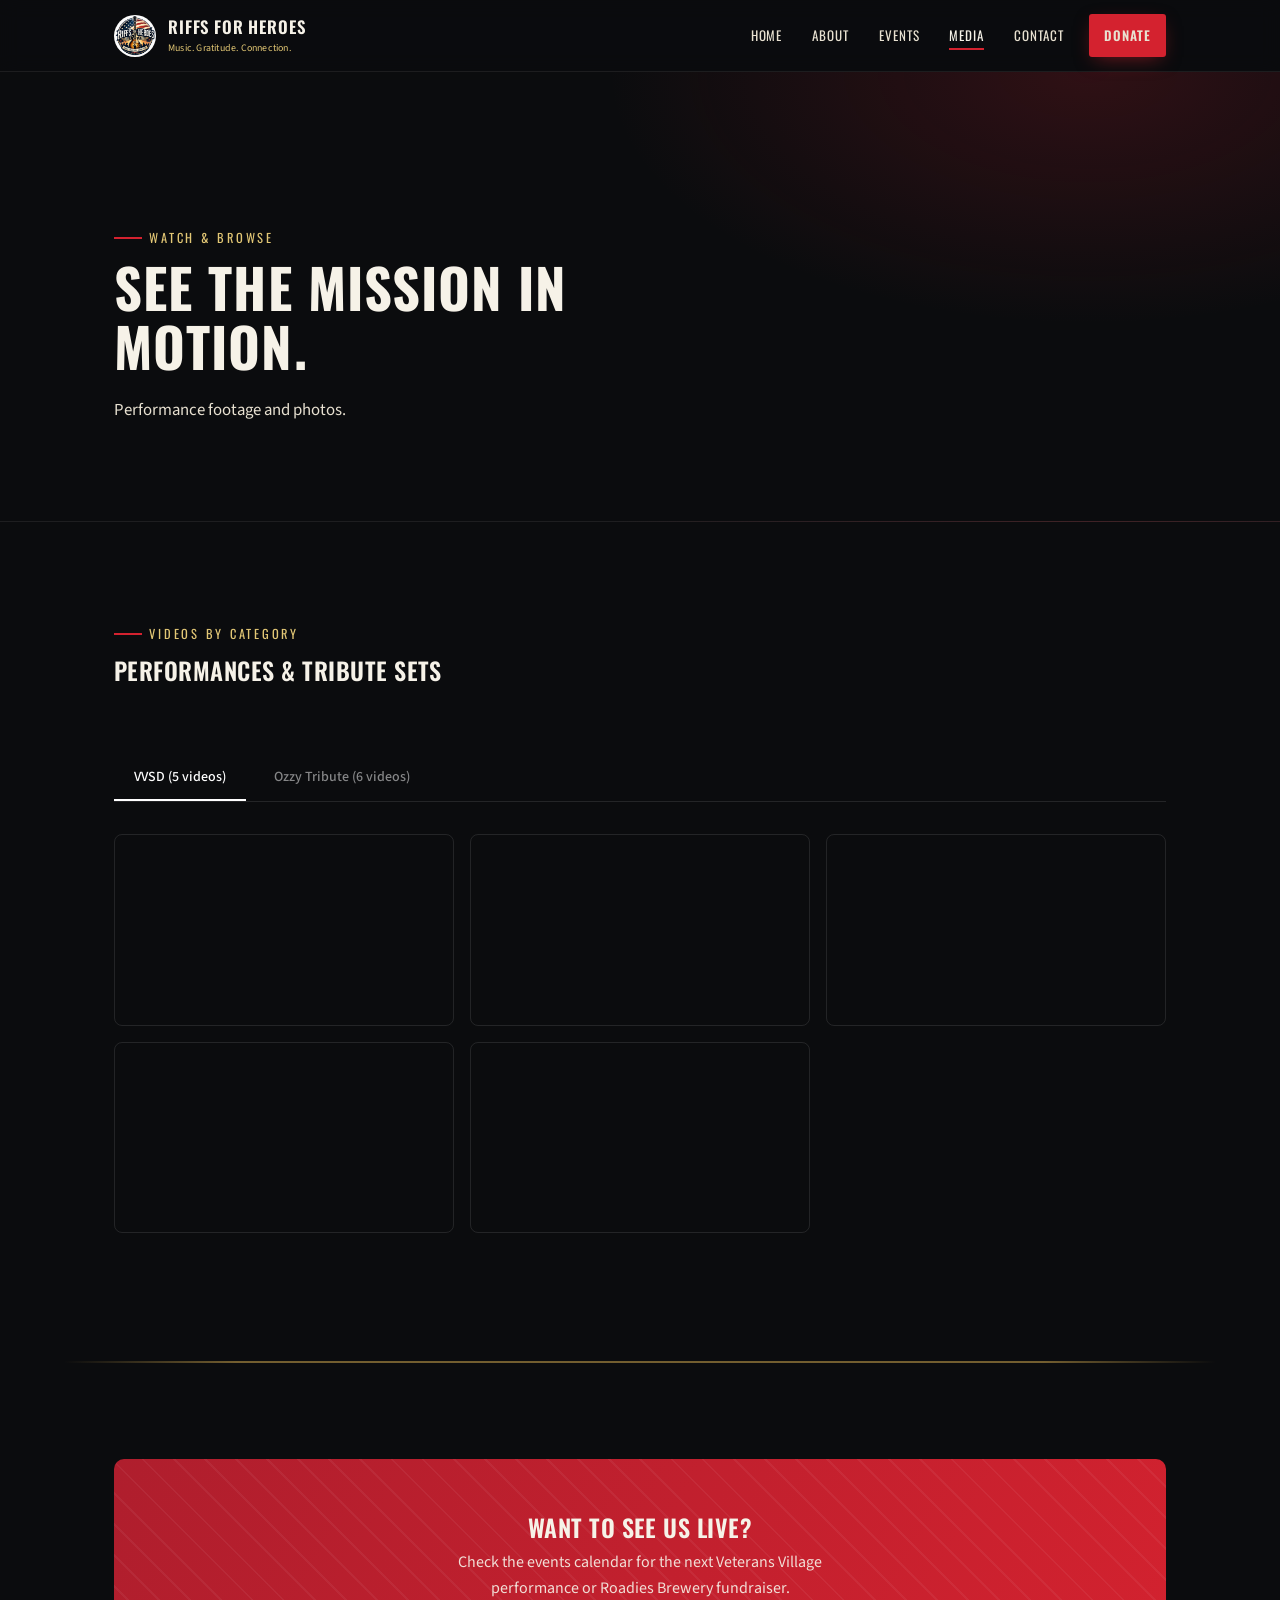
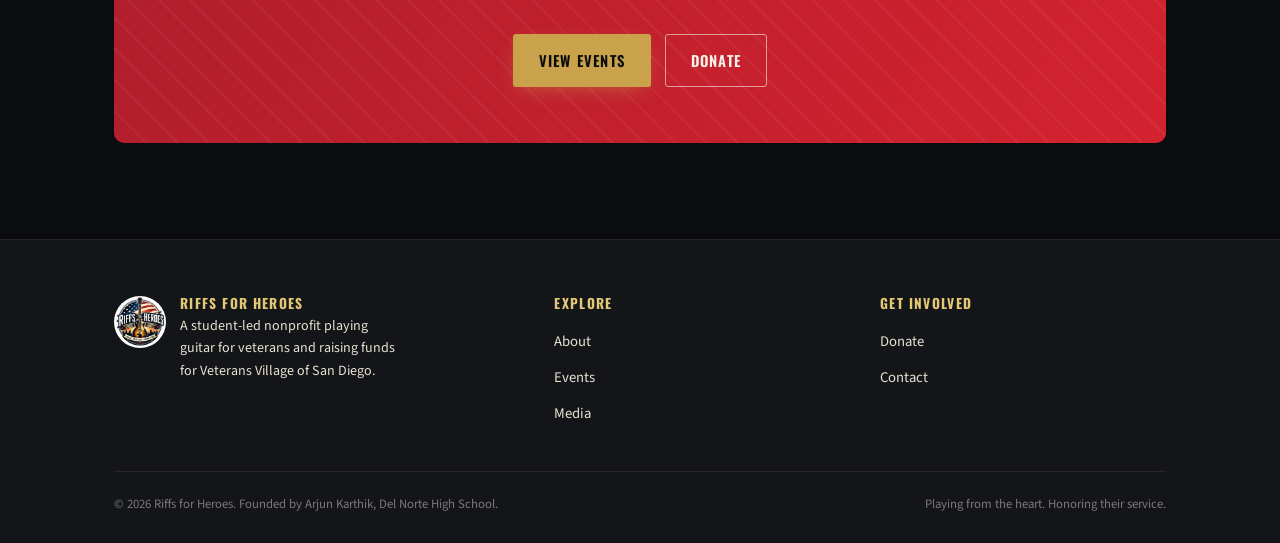
<file: media.html>
<!DOCTYPE html>
<html lang="en">
<head>
<meta charset="UTF-8">
<meta name="viewport" content="width=device-width, initial-scale=1.0">
<title>Media — Riffs for Heroes</title>
<meta name="description" content="Watch Riffs for Heroes perform and browse photos from Veterans Village of San Diego and Roadies Brewery.">
<link rel="icon" href="ChatGPT%20Image%20Jul%206%2C%202026%2C%2004_48_22%20PM.png">
<link rel="stylesheet" href="styles.css">
</head>
<body>

<header class="site-header">
  <nav class="nav">
    <a href="index.html" class="brand">
      <img src="ChatGPT%20Image%20Jul%206%2C%202026%2C%2004_48_22%20PM.png" alt="Riffs for Heroes logo">
      <span class="brand-text">Riffs for Heroes<small>Music. Gratitude. Connection.</small></span>
    </a>
    <div class="nav-links">
      <a href="index.html">Home</a>
      <a href="about.html">About</a>
      <a href="events.html">Events</a>
      <a href="media.html">Media</a>
      <a href="contact.html">Contact</a>
      <a href="donate.html" class="btn btn-primary nav-cta">Donate</a>
    </div>
    <button class="nav-toggle" aria-label="Toggle menu" aria-expanded="false">☰</button>
  </nav>
</header>

<section class="page-hero">
  <div class="wrap">
    <div class="eyebrow">Watch &amp; Browse</div>
    <h1>See the mission in motion.</h1>
    <p>Performance footage and photos.</p>
  </div>
</section>

<section class="bg-black">
  <div class="wrap">
    <div class="section-head">
      <div class="eyebrow">Videos by category</div>
      <h2>Performances & Tribute Sets</h2>
    </div>

    <!-- Tab Navigation -->
    <div class="video-tabs" style="display: flex; gap: 8px; margin: 2rem 0; border-bottom: 0.5px solid rgba(255,255,255,0.1); padding-bottom: 1rem;">
      <button 
        class="tab-btn active" 
        data-tab="vvsd"
        style="padding: 12px 20px; background: none; border: none; color: #fff; font-size: 14px; font-weight: 500; cursor: pointer; border-bottom: 2px solid #fff; position: relative; bottom: -1rem; font-family: inherit;">
        VVSD (5 videos)
      </button>
      <button 
        class="tab-btn" 
        data-tab="ozzy"
        style="padding: 12px 20px; background: none; border: none; color: rgba(255,255,255,0.5); font-size: 14px; font-weight: 500; cursor: pointer; border-bottom: 2px solid transparent; transition: color 0.2s; position: relative; bottom: -1rem; font-family: inherit;">
        Ozzy Tribute (6 videos)
      </button>
    </div>

    <!-- VVSD Grid -->
    <div class="video-grid" id="vvsd-grid" style="display: grid; grid-template-columns: repeat(3, 1fr); gap: 16px; margin: 2rem 0;">
      <!-- Star Spangled Banner -->
      <div style="aspect-ratio: 16/9; overflow: hidden; border-radius: 8px; border: 0.5px solid rgba(255,255,255,0.1);">
        <iframe width="100%" height="100%" src="https://www.youtube.com/embed/DhtMgz9rFP0" title="Star Spangled Banner" frameborder="0" allow="accelerometer; autoplay; clipboard-write; encrypted-media; gyroscope; picture-in-picture; web-share" referrerpolicy="strict-origin-when-cross-origin" allowfullscreen style="border: none;"></iframe>
      </div>

      <!-- Creeping Death -->
      <div style="aspect-ratio: 16/9; overflow: hidden; border-radius: 8px; border: 0.5px solid rgba(255,255,255,0.1);">
        <iframe width="100%" height="100%" src="https://www.youtube.com/embed/BxAkp92gHjQ" title="Creeping Death" frameborder="0" allow="accelerometer; autoplay; clipboard-write; encrypted-media; gyroscope; picture-in-picture; web-share" referrerpolicy="strict-origin-when-cross-origin" allowfullscreen style="border: none;"></iframe>
      </div>

      <!-- Crazy Train -->
      <div style="aspect-ratio: 16/9; overflow: hidden; border-radius: 8px; border: 0.5px solid rgba(255,255,255,0.1);">
        <iframe width="100%" height="100%" src="https://www.youtube.com/embed/5wUVzsj0TFk" title="Crazy Train" frameborder="0" allow="accelerometer; autoplay; clipboard-write; encrypted-media; gyroscope; picture-in-picture; web-share" referrerpolicy="strict-origin-when-cross-origin" allowfullscreen style="border: none;"></iframe>
      </div>

      <!-- Sweet Child o' Mine -->
      <div style="aspect-ratio: 16/9; overflow: hidden; border-radius: 8px; border: 0.5px solid rgba(255,255,255,0.1);">
        <iframe width="100%" height="100%" src="https://www.youtube.com/embed/sGVl7L33kOc" title="Sweet Child o' Mine" frameborder="0" allow="accelerometer; autoplay; clipboard-write; encrypted-media; gyroscope; picture-in-picture; web-share" referrerpolicy="strict-origin-when-cross-origin" allowfullscreen style="border: none;"></iframe>
      </div>

      <!-- Wasted Years -->
      <div style="aspect-ratio: 16/9; overflow: hidden; border-radius: 8px; border: 0.5px solid rgba(255,255,255,0.1);">
        <iframe width="100%" height="100%" src="https://www.youtube.com/embed/RkLyGs4sO4A" title="Wasted Years" frameborder="0" allow="accelerometer; autoplay; clipboard-write; encrypted-media; gyroscope; picture-in-picture; web-share" referrerpolicy="strict-origin-when-cross-origin" allowfullscreen style="border: none;"></iframe>
      </div>
    </div>

    <!-- Ozzy Grid (hidden by default) -->
    <div class="video-grid" id="ozzy-grid" style="display: none; grid-template-columns: repeat(3, 1fr); gap: 16px; margin: 2rem 0;">
      <!-- Believer -->
      <div style="aspect-ratio: 16/9; overflow: hidden; border-radius: 8px; border: 0.5px solid rgba(255,255,255,0.1);">
        <iframe width="100%" height="100%" src="https://www.youtube.com/embed/gXTeSNWx3SY" title="Believer" frameborder="0" allow="accelerometer; autoplay; clipboard-write; encrypted-media; gyroscope; picture-in-picture; web-share" referrerpolicy="strict-origin-when-cross-origin" allowfullscreen style="border: none;"></iframe>
      </div>

      <!-- Goodbye to Romance -->
      <div style="aspect-ratio: 16/9; overflow: hidden; border-radius: 8px; border: 0.5px solid rgba(255,255,255,0.1);">
        <iframe width="100%" height="100%" src="https://www.youtube.com/embed/t69g0i4zEgg" title="Goodbye to Romance" frameborder="0" allow="accelerometer; autoplay; clipboard-write; encrypted-media; gyroscope; picture-in-picture; web-share" referrerpolicy="strict-origin-when-cross-origin" allowfullscreen style="border: none;"></iframe>
      </div>

      <!-- Mama I'm Coming Home -->
      <div style="aspect-ratio: 16/9; overflow: hidden; border-radius: 8px; border: 0.5px solid rgba(255,255,255,0.1);">
        <iframe width="100%" height="100%" src="https://www.youtube.com/embed/ZQ7OpUd9sbw" title="Mama I'm Coming Home" frameborder="0" allow="accelerometer; autoplay; clipboard-write; encrypted-media; gyroscope; picture-in-picture; web-share" referrerpolicy="strict-origin-when-cross-origin" allowfullscreen style="border: none;"></iframe>
      </div>

      <!-- No More Tears -->
      <div style="aspect-ratio: 16/9; overflow: hidden; border-radius: 8px; border: 0.5px solid rgba(255,255,255,0.1);">
        <iframe width="100%" height="100%" src="https://www.youtube.com/embed/B5FKW8T4fdM" title="No More Tears" frameborder="0" allow="accelerometer; autoplay; clipboard-write; encrypted-media; gyroscope; picture-in-picture; web-share" referrerpolicy="strict-origin-when-cross-origin" allowfullscreen style="border: none;"></iframe>
      </div>

      <!-- Behind the Wall of Sleep -->
      <div style="aspect-ratio: 16/9; overflow: hidden; border-radius: 8px; border: 0.5px solid rgba(255,255,255,0.1);">
        <iframe width="100%" height="100%" src="https://www.youtube.com/embed/mI6ex1HNo0c" title="Behind the Wall of Sleep" frameborder="0" allow="accelerometer; autoplay; clipboard-write; encrypted-media; gyroscope; picture-in-picture; web-share" referrerpolicy="strict-origin-when-cross-origin" allowfullscreen style="border: none;"></iframe>
      </div>

      <!-- Crazy Train (Ozzy version) -->
      <div style="aspect-ratio: 16/9; overflow: hidden; border-radius: 8px; border: 0.5px solid rgba(255,255,255,0.1);">
        <iframe width="100%" height="100%" src="https://www.youtube.com/embed/oJZ17IrPMJw" title="Crazy Train (Ozzy)" frameborder="0" allow="accelerometer; autoplay; clipboard-write; encrypted-media; gyroscope; picture-in-picture; web-share" referrerpolicy="strict-origin-when-cross-origin" allowfullscreen style="border: none;"></iframe>
      </div>
    </div>
  </div>
</section>

<div class="string-divider"><div class="string-line"></div></div>

<section class="bg-black">
  <div class="wrap">
    <div class="cta-banner reveal">
      <h2>Want to see us live?</h2>
      <p>Check the events calendar for the next Veterans Village performance or Roadies Brewery fundraiser.</p>
      <div class="hero-actions">
        <a href="events.html" class="btn btn-gold">View Events</a>
        <a href="donate.html" class="btn btn-outline">Donate</a>
      </div>
    </div>
  </div>
</section>

<footer class="site-footer">
  <div class="wrap">
    <div class="footer-grid">
      <div class="footer-brand">
        <img src="ChatGPT%20Image%20Jul%206%2C%202026%2C%2004_48_22%20PM.png" alt="Riffs for Heroes logo">
        <div>
          <h4 style="margin-bottom:.3em;">Riffs for Heroes</h4>
          <p style="font-size:.88rem; max-width:32ch;">A student-led nonprofit playing guitar for veterans and raising funds for Veterans Village of San Diego.</p>
        </div>
      </div>
      <div>
        <h4>Explore</h4>
        <a href="about.html">About</a>
        <a href="events.html">Events</a>
        <a href="media.html">Media</a>
      </div>
      <div>
        <h4>Get Involved</h4>
        <a href="donate.html">Donate</a>
        <a href="contact.html">Contact</a>
      </div>
    </div>
    <div class="footer-bottom">
      <span>© 2026 Riffs for Heroes. Founded by Arjun Karthik, Del Norte High School.</span>
      <span>Playing from the heart. Honoring their service.</span>
    </div>
  </div>
</footer>

<script>
document.querySelectorAll('.tab-btn').forEach(btn => {
  btn.addEventListener('click', function() {
    const tab = this.dataset.tab;
    document.querySelectorAll('.tab-btn').forEach(b => b.classList.remove('active'));
    this.classList.add('active');
    
    document.getElementById('vvsd-grid').style.display = tab === 'vvsd' ? 'grid' : 'none';
    document.getElementById('ozzy-grid').style.display = tab === 'ozzy' ? 'grid' : 'none';
    
    document.querySelectorAll('.tab-btn').forEach(b => {
      if (b.dataset.tab === tab) {
        b.style.color = '#fff';
        b.style.borderBottomColor = '#fff';
      } else {
        b.style.color = 'rgba(255,255,255,0.5)';
        b.style.borderBottomColor = 'transparent';
      }
    });
  });
});
</script>

<script src="script.js"></script>
</body>
</html>
</file>
<file: styles.css>
/* ===========================================================
   RIFFS FOR HEROES — Design System
   Palette: rich black / flag red / warm cream / deep navy / gold
   Display type: Oswald (condensed, stencil-adjacent, marches like the logo)
   Body type: Source Sans 3 (clean, readable, unfussy)
   Signature element: the "string line" — a taut guitar-string rule that
   runs between sections and visibly vibrates once when it scrolls into view.
   =========================================================== */

@import url('https://fonts.googleapis.com/css2?family=Oswald:wght@400;500;600;700&family=Source+Sans+3:wght@400;500;600;700&display=swap');

:root{
  --black: #0b0c0e;
  --black-soft: #131519;
  --navy: #121c33;
  --navy-soft: #1b2947;
  --cream: #f6f2e8;
  --cream-dim: #e8e1d1;
  --red: #af1e2d;
  --red-bright: #d4222f;
  --gold: #c9a24b;
  --gold-soft: #e2c775;

  --font-display: 'Oswald', sans-serif;
  --font-body: 'Source Sans 3', sans-serif;

  --max-w: 1180px;
  --edge: clamp(20px, 5vw, 64px);

  --ease: cubic-bezier(.22,.9,.32,1);
}

*,*::before,*::after{ box-sizing:border-box; }
html{ scroll-behavior:smooth; }
@media (prefers-reduced-motion: reduce){
  html{ scroll-behavior:auto; }
  *{ animation-duration:.01ms !important; animation-iteration-count:1 !important; transition-duration:.01ms !important; }
}

body{
  margin:0;
  background:var(--black);
  color:var(--cream);
  font-family:var(--font-body);
  font-size:16px;
  line-height:1.6;
  -webkit-font-smoothing:antialiased;
}

img{ max-width:100%; display:block; }
a{ color:inherit; text-decoration:none; }

h1,h2,h3,h4{
  font-family:var(--font-display);
  text-transform:uppercase;
  letter-spacing:.02em;
  line-height:1.08;
  margin:0 0 .4em;
  color:var(--cream);
}
h1{ font-weight:700; }
h2{ font-weight:600; }
h3{ font-weight:600; }

p{ margin:0 0 1em; color:var(--cream-dim); }

.eyebrow{
  font-family:var(--font-display);
  text-transform:uppercase;
  letter-spacing:.22em;
  font-size:.78rem;
  color:var(--gold-soft);
  display:inline-flex;
  align-items:center;
  gap:.6em;
  margin-bottom:1.1em;
}
.eyebrow::before{
  content:'';
  width:28px; height:2px;
  background:var(--red-bright);
  display:inline-block;
}

.wrap{
  max-width:var(--max-w);
  margin:0 auto;
  padding-left:var(--edge);
  padding-right:var(--edge);
}

/* ---------- Buttons ---------- */
.btn{
  display:inline-flex;
  align-items:center;
  gap:.55em;
  font-family:var(--font-display);
  text-transform:uppercase;
  letter-spacing:.08em;
  font-size:.92rem;
  font-weight:600;
  padding:.95em 1.7em;
  border-radius:3px;
  border:1.5px solid transparent;
  cursor:pointer;
  transition:transform .25s var(--ease), box-shadow .25s var(--ease), background .25s var(--ease), color .25s var(--ease), border-color .25s var(--ease);
}
.btn-primary{
  background:var(--red-bright);
  color:var(--cream);
  box-shadow:0 6px 20px -6px rgba(212,34,47,.55);
}
.btn-primary:hover{ transform:translateY(-2px); box-shadow:0 10px 26px -6px rgba(212,34,47,.7); }
.btn-outline{
  background:transparent;
  color:var(--cream);
  border-color:rgba(246,242,232,.35);
}
.btn-outline:hover{ border-color:var(--gold-soft); color:var(--gold-soft); transform:translateY(-2px); }
.btn-gold{
  background:var(--gold);
  color:var(--black);
  box-shadow:0 6px 20px -6px rgba(201,162,75,.5);
}
.btn-gold:hover{ transform:translateY(-2px); box-shadow:0 10px 26px -6px rgba(201,162,75,.65); }

/* ---------- Header / Nav ---------- */
.site-header{
  position:sticky; top:0; z-index:100;
  background:rgba(11,12,14,.86);
  backdrop-filter:blur(10px);
  border-bottom:1px solid rgba(246,242,232,.08);
}
.nav{
  display:flex; align-items:center; justify-content:space-between;
  padding:14px var(--edge);
  max-width:var(--max-w); margin:0 auto;
}
.brand{ display:flex; align-items:center; gap:12px; }
.brand img{ width:42px; height:42px; border-radius:50%; }
.brand-text{ font-family:var(--font-display); text-transform:uppercase; letter-spacing:.05em; font-size:1.05rem; font-weight:600; }
.brand-text small{ display:block; font-family:var(--font-body); text-transform:none; letter-spacing:.02em; font-size:.62rem; color:var(--gold-soft); font-weight:400; }

.nav-links{ display:flex; gap:2px; align-items:center; }
.nav-links a{
  font-family:var(--font-display);
  text-transform:uppercase;
  font-size:.82rem;
  letter-spacing:.07em;
  padding:10px 14px;
  border-radius:3px;
  position:relative;
  color:var(--cream-dim);
  transition:color .2s;
}
.nav-links a::after{
  content:'';
  position:absolute; left:14px; right:14px; bottom:6px; height:2px;
  background:var(--red-bright);
  transform:scaleX(0); transform-origin:left;
  transition:transform .25s var(--ease);
}
.nav-links a:hover, .nav-links a.active{ color:var(--cream); }
.nav-links a:hover::after, .nav-links a.active::after{ transform:scaleX(1); }
.nav-cta{ margin-left:10px; }

.nav-toggle{ display:none; background:none; border:0; color:var(--cream); font-size:1.6rem; cursor:pointer; }

@media (max-width: 860px){
  .nav-links{
    position:fixed; inset:64px 0 0 0; height:calc(100vh - 64px);
    background:var(--black-soft);
    flex-direction:column; align-items:flex-start;
    padding:24px var(--edge); gap:4px;
    transform:translateX(100%);
    transition:transform .35s var(--ease);
    overflow-y:auto;
  }
  .nav-links.open{ transform:translateX(0); }
  .nav-links a{ width:100%; padding:16px 4px; font-size:1rem; }
  .nav-cta{ margin-left:4px; margin-top:12px; }
  .nav-toggle{ display:block; }
}

/* ---------- String line signature element ---------- */
.string-line{
  position:relative;
  height:2px;
  margin:0 auto;
  max-width:var(--max-w);
  background:linear-gradient(90deg, transparent, rgba(201,162,75,.55) 15%, rgba(201,162,75,.55) 85%, transparent);
  transform-origin:center;
}
.string-line.pluck{ animation:pluck 1.1s var(--ease); }
@keyframes pluck{
  0%{ transform:scaleY(1); }
  15%{ transform:scaleY(7) translateY(-1px); }
  30%{ transform:scaleY(-5); }
  45%{ transform:scaleY(3); }
  60%{ transform:scaleY(-1.6); }
  75%{ transform:scaleY(1); }
  100%{ transform:scaleY(1); }
}
.string-divider{ padding:0 var(--edge); }

/* ---------- Sections ---------- */
section{ padding:96px 0; position:relative; }
.section-tight{ padding:64px 0; }
.bg-black{ background:var(--black); }
.bg-soft{ background:var(--black-soft); }
.bg-navy{ background:radial-gradient(1200px 500px at 50% -10%, var(--navy-soft), var(--navy) 60%, var(--black) 100%); }
.bg-cream{ background:var(--cream); color:var(--black); }
.bg-cream h1,.bg-cream h2,.bg-cream h3{ color:var(--black); }
.bg-cream p{ color:#3a362c; }

.section-head{ max-width:640px; margin-bottom:56px; }
.section-head.center{ margin-left:auto; margin-right:auto; text-align:center; }

/* ---------- Reveal on scroll ---------- */
.reveal{ opacity:0; transform:translateY(28px); transition:opacity .7s var(--ease), transform .7s var(--ease); }
.reveal.in{ opacity:1; transform:translateY(0); }
.reveal-delay-1{ transition-delay:.08s; }
.reveal-delay-2{ transition-delay:.16s; }
.reveal-delay-3{ transition-delay:.24s; }

/* ---------- Hero ---------- */
.hero{
  position:relative;
  min-height:92vh;
  display:flex; align-items:center;
  overflow:hidden;
  background:
    radial-gradient(900px 500px at 82% 8%, rgba(175,30,45,.25), transparent 60%),
    radial-gradient(700px 400px at 10% 90%, rgba(201,162,75,.12), transparent 60%),
    var(--black);
}
.hero::before{
  content:'';
  position:absolute; inset:0;
  background-image:
    repeating-linear-gradient(180deg, transparent 0 46px, rgba(246,242,232,.025) 47px 48px);
  pointer-events:none;
}
.hero-grid{
  display:grid; grid-template-columns:1.1fr .9fr; gap:56px; align-items:center;
  width:100%;
}
@media (max-width:960px){ .hero-grid{ grid-template-columns:1fr; } }

.hero h1{ font-size:clamp(2.6rem, 6vw, 4.6rem); }
.hero .lede{ font-size:1.15rem; max-width:46ch; color:var(--cream-dim); }
.hero-actions{ display:flex; gap:14px; flex-wrap:wrap; margin-top:32px; }

.hero-badge{
  display:inline-flex; align-items:center; gap:10px;
  font-family:var(--font-display); text-transform:uppercase; letter-spacing:.14em;
  font-size:.72rem; color:var(--gold-soft);
  border:1px solid rgba(201,162,75,.4);
  padding:8px 14px; border-radius:999px;
  margin-bottom:26px;
}
.hero-badge .dot{ width:6px; height:6px; border-radius:50%; background:var(--red-bright); box-shadow:0 0 0 4px rgba(212,34,47,.25); }

.hero-media{
  position:relative;
  border-radius:6px;
  overflow:hidden;
  border:1px solid rgba(201,162,75,.25);
  box-shadow:0 30px 70px -30px rgba(0,0,0,.7);
  aspect-ratio:9/11;
  background:linear-gradient(160deg, var(--navy), var(--black));
}
.hero-media video, .hero-media img{ width:100%; height:100%; object-fit:cover; }
.hero-media .frame-glow{
  position:absolute; inset:0;
  background:linear-gradient(180deg, transparent 55%, rgba(11,12,14,.85) 100%);
  pointer-events:none;
}
.media-caption{
  position:absolute; left:0; right:0; bottom:0;
  padding:18px 20px;
  font-family:var(--font-display); text-transform:uppercase; letter-spacing:.06em;
  font-size:.82rem; color:var(--cream);
}
.media-caption span{ color:var(--gold-soft); }

.video-placeholder{
  position:absolute; inset:0;
  display:flex; flex-direction:column; align-items:center; justify-content:center;
  text-align:center; gap:14px; padding:32px;
  background:
    linear-gradient(160deg, rgba(18,28,51,.9), rgba(11,12,14,.96)),
    repeating-linear-gradient(45deg, rgba(201,162,75,.05) 0 12px, transparent 12px 24px);
}
.video-placeholder .pick{
  width:64px; height:64px; border-radius:50%;
  border:2px solid var(--gold-soft);
  display:flex; align-items:center; justify-content:center;
  color:var(--gold-soft); font-size:1.4rem;
}
.video-placeholder p{ font-size:.85rem; max-width:26ch; color:var(--cream-dim); margin:0; }

/* ---------- Stat strip ---------- */
.stat-strip{
  display:grid; grid-template-columns:repeat(3,1fr); gap:1px;
  background:rgba(246,242,232,.08);
  border-top:1px solid rgba(246,242,232,.08);
  border-bottom:1px solid rgba(246,242,232,.08);
}
.stat{
  background:var(--black);
  padding:36px var(--edge);
  text-align:center;
}
.stat .num{ font-family:var(--font-display); font-size:clamp(1.8rem,4vw,2.6rem); color:var(--gold-soft); font-weight:600; }
.stat .label{ font-size:.82rem; text-transform:uppercase; letter-spacing:.08em; color:var(--cream-dim); margin-top:6px; }
@media (max-width:700px){ .stat-strip{ grid-template-columns:1fr; } }

/* ---------- Cards ---------- */
.grid{ display:grid; gap:28px; }
.grid-3{ grid-template-columns:repeat(3,1fr); }
.grid-2{ grid-template-columns:repeat(2,1fr); }
@media (max-width:900px){ .grid-3{ grid-template-columns:1fr 1fr; } }
@media (max-width:640px){ .grid-3, .grid-2{ grid-template-columns:1fr; } }

.card{
  --mx:50%; --my:50%;
  position:relative;
  background:linear-gradient(160deg, var(--black-soft), var(--black));
  border:1px solid rgba(246,242,232,.08);
  border-radius:8px;
  padding:32px 28px;
  overflow:hidden;
  transition:transform .35s var(--ease), border-color .35s var(--ease), box-shadow .35s var(--ease);
}
.card::before{
  content:'';
  position:absolute; inset:0;
  background:radial-gradient(240px circle at var(--mx) var(--my), rgba(212,34,47,.16), transparent 60%);
  opacity:0; transition:opacity .3s;
  pointer-events:none;
}
.card:hover{ transform:translateY(-6px); border-color:rgba(201,162,75,.35); box-shadow:0 24px 50px -24px rgba(0,0,0,.65); }
.card:hover::before{ opacity:1; }
.card .icon{
  width:48px; height:48px; border-radius:50%;
  display:flex; align-items:center; justify-content:center;
  background:rgba(212,34,47,.14); color:var(--red-bright);
  margin-bottom:20px; font-size:1.3rem;
  border:1px solid rgba(212,34,47,.3);
}
.card h3{ font-size:1.15rem; margin-bottom:.5em; }
.card p{ font-size:.94rem; margin-bottom:0; }
.card .tag{
  position:absolute; top:24px; right:24px;
  font-family:var(--font-display); font-size:.68rem; letter-spacing:.1em; text-transform:uppercase;
  color:var(--gold-soft); border:1px solid rgba(201,162,75,.35); padding:4px 9px; border-radius:999px;
}

/* Event card variant with dog-tag notch */
.event-card{
  background:var(--black-soft);
  border:1px solid rgba(246,242,232,.08);
  border-radius:8px;
  padding:0;
  overflow:hidden;
  transition:transform .35s var(--ease), box-shadow .35s var(--ease);
}
.event-card:hover{ transform:translateY(-6px); box-shadow:0 24px 50px -24px rgba(0,0,0,.7); }
.event-head{
  padding:26px 28px 20px;
  border-bottom:1px dashed rgba(201,162,75,.35);
  display:flex; justify-content:space-between; align-items:flex-start; gap:16px;
}
.event-head h3{ margin-bottom:.2em; font-size:1.25rem; }
.event-head .loc{ font-size:.85rem; color:var(--gold-soft); text-transform:uppercase; letter-spacing:.06em; font-family:var(--font-display); }
.event-badge{
  flex-shrink:0;
  background:var(--red-bright); color:var(--cream);
  font-family:var(--font-display); text-transform:uppercase; letter-spacing:.06em; font-size:.7rem;
  padding:6px 10px; border-radius:4px;
}
.event-body{ padding:22px 28px 28px; }

/* ---------- Quote / mission block ---------- */
.quote-block{
  border-left:3px solid var(--red-bright);
  padding-left:28px;
  font-family:var(--font-display);
  text-transform:uppercase;
  letter-spacing:.02em;
  font-size:clamp(1.3rem,2.4vw,1.9rem);
  color:var(--cream);
  font-weight:500;
}

/* ---------- Footer ---------- */
.site-footer{ background:var(--black-soft); border-top:1px solid rgba(246,242,232,.08); padding:56px 0 28px; }
.footer-grid{ display:grid; grid-template-columns:1.4fr 1fr 1fr; gap:40px; margin-bottom:40px; }
@media (max-width:760px){ .footer-grid{ grid-template-columns:1fr; } }
.footer-grid h4{ font-size:.85rem; letter-spacing:.1em; color:var(--gold-soft); margin-bottom:1em; }
.footer-grid a{ display:block; color:var(--cream-dim); font-size:.92rem; padding:6px 0; transition:color .2s; }
.footer-grid a:hover{ color:var(--cream); }
.footer-brand{ display:flex; gap:14px; align-items:flex-start; }
.footer-brand img{ width:52px; height:52px; border-radius:50%; }
.footer-bottom{
  border-top:1px solid rgba(246,242,232,.08);
  padding-top:22px;
  display:flex; justify-content:space-between; flex-wrap:wrap; gap:12px;
  font-size:.8rem; color:rgba(246,242,232,.45);
}

/* ---------- Page hero (interior pages) ---------- */
.page-hero{
  padding:150px 0 80px;
  background:
    radial-gradient(800px 420px at 85% 0%, rgba(175,30,45,.22), transparent 60%),
    var(--black);
  border-bottom:1px solid rgba(246,242,232,.08);
}
.page-hero .eyebrow{ margin-bottom:.8em; }
.page-hero h1{ font-size:clamp(2.2rem,5vw, 3.4rem); max-width:16ch; }
.page-hero p{ max-width:56ch; font-size:1.05rem; }

/* ---------- Timeline (about page) ---------- */
.timeline{ position:relative; padding-left:36px; }
.timeline::before{
  content:''; position:absolute; left:9px; top:6px; bottom:6px; width:2px;
  background:linear-gradient(180deg, var(--red-bright), rgba(201,162,75,.4));
}
.timeline-item{ position:relative; padding-bottom:44px; }
.timeline-item:last-child{ padding-bottom:0; }
.timeline-item::before{
  content:''; position:absolute; left:-36px; top:4px; width:18px; height:18px; border-radius:50%;
  background:var(--black); border:3px solid var(--red-bright);
}
.timeline-item h3{ font-size:1.1rem; margin-bottom:.3em; }
.timeline-item .when{ font-family:var(--font-display); letter-spacing:.08em; text-transform:uppercase; font-size:.75rem; color:var(--gold-soft); }

/* ---------- Pillars ---------- */
.pillar{
  display:flex; gap:20px;
  padding:26px 0;
  border-bottom:1px solid rgba(246,242,232,.08);
}
.pillar:last-child{ border-bottom:0; }
.pillar .n{ font-family:var(--font-display); font-size:2rem; color:rgba(201,162,75,.35); font-weight:600; flex-shrink:0; width:52px; }
.pillar h3{ margin-bottom:.3em; font-size:1.1rem; }
.pillar p{ margin:0; font-size:.94rem; }

/* ---------- Gallery ---------- */
.gallery-grid{ display:grid; grid-template-columns:repeat(3,1fr); gap:16px; }
@media (max-width:760px){ .gallery-grid{ grid-template-columns:repeat(2,1fr); } }
@media (max-width:480px){ .gallery-grid{ grid-template-columns:1fr; } }
.gallery-item{
  position:relative; aspect-ratio:4/5; border-radius:6px; overflow:hidden;
  background:linear-gradient(160deg, var(--navy-soft), var(--black));
  border:1px solid rgba(246,242,232,.08);
  display:flex; align-items:center; justify-content:center;
}
.gallery-item .ph{ text-align:center; color:rgba(246,242,232,.4); font-size:.78rem; padding:16px; }
.gallery-item .ph .icon{ font-size:1.6rem; margin-bottom:8px; color:rgba(201,162,75,.5); }
.gallery-item img{ width:100%; height:100%; object-fit:cover; }

/* ---------- Donate tiers ---------- */
.tier-card{
  background:var(--black-soft);
  border:1px solid rgba(246,242,232,.08);
  border-radius:8px;
  padding:32px 28px;
  text-align:left;
  transition:transform .3s var(--ease), border-color .3s;
}
.tier-card:hover{ transform:translateY(-6px); border-color:rgba(201,162,75,.4); }
.tier-card .amount{ font-family:var(--font-display); font-size:2rem; color:var(--gold-soft); margin-bottom:4px; }
.tier-card .desc{ font-size:.9rem; color:var(--cream-dim); margin-bottom:0; }

.donate-panel{
  background:linear-gradient(160deg, var(--navy-soft), var(--navy));
  border:1px solid rgba(201,162,75,.3);
  border-radius:10px;
  padding:40px;
}
.donate-method{
  display:flex; align-items:center; justify-content:space-between; gap:16px;
  padding:18px 0; border-bottom:1px solid rgba(246,242,232,.1);
}
.donate-method:last-child{ border-bottom:0; }
.donate-method .name{ font-family:var(--font-display); text-transform:uppercase; letter-spacing:.06em; font-size:1rem; }
.donate-method .sub{ font-size:.82rem; color:var(--cream-dim); }
.pending-pill{
  font-size:.68rem; text-transform:uppercase; letter-spacing:.08em; font-family:var(--font-display);
  color:var(--gold-soft); border:1px solid rgba(201,162,75,.4); padding:5px 10px; border-radius:999px;
}

/* ---------- Contact form ---------- */
.form-field{ margin-bottom:20px; }
.form-field label{
  display:block; font-family:var(--font-display); text-transform:uppercase; letter-spacing:.06em;
  font-size:.78rem; color:var(--gold-soft); margin-bottom:8px;
}
.form-field input, .form-field textarea, .form-field select{
  width:100%; background:var(--black); border:1px solid rgba(246,242,232,.18);
  border-radius:4px; padding:13px 14px; color:var(--cream); font-family:var(--font-body); font-size:.95rem;
  transition:border-color .2s;
}
.form-field input:focus, .form-field textarea:focus, .form-field select:focus{
  outline:none; border-color:var(--red-bright);
}
.form-field textarea{ resize:vertical; min-height:120px; }

/* ---------- CTA banner ---------- */
.cta-banner{
  background:linear-gradient(120deg, var(--red), var(--red-bright));
  border-radius:10px;
  padding:56px var(--edge);
  text-align:center;
  position:relative; overflow:hidden;
}
.cta-banner::before{
  content:'';
  position:absolute; inset:0;
  background-image:repeating-linear-gradient(45deg, rgba(255,255,255,.05) 0 2px, transparent 2px 22px);
}
.cta-banner h2{ position:relative; }
.cta-banner p{ position:relative; color:rgba(246,242,232,.9); max-width:52ch; margin-left:auto; margin-right:auto; }
.cta-banner .hero-actions{ justify-content:center; position:relative; }
.cta-banner .btn-outline{ border-color:rgba(246,242,232,.6); }

/* focus visibility */
a:focus-visible, button:focus-visible, input:focus-visible, textarea:focus-visible{
  outline:2px solid var(--gold-soft); outline-offset:2px;
}
/* ===============================
   Hero Video Volume Button
================================= */

.volume-btn{
  position:absolute;
  right:18px;
  bottom:18px;

  width:52px;
  height:52px;

  border:none;
  border-radius:50%;

  background:rgba(0,0,0,.68);
  color:#fff;

  font-size:1.25rem;
  cursor:pointer;

  display:flex;
  align-items:center;
  justify-content:center;

  backdrop-filter:blur(8px);

  transition:
    background .25s,
    transform .25s,
    box-shadow .25s;

  z-index:25;
}

.volume-btn:hover{
  background:rgba(175,30,45,.95);
  transform:scale(1.08);
  box-shadow:0 10px 24px rgba(0,0,0,.35);
}

.volume-btn:active{
  transform:scale(.95);
}
.event-feature {
  display: grid;
  grid-template-columns: 1fr 420px;
  gap: 40px;
  background: rgba(255,255,255,0.03);
  border: 1px solid rgba(255,255,255,0.12);
  padding: 40px;
  border-radius: 18px;
  align-items: start;
}

.event-flyer img {
  width: 100%;
  height: auto;
  border-radius: 12px;
  display: block;
}

.event-feature h3 {
  font-size: 1.8rem;
}

.event-feature ul {
  padding-left: 20px;
}


@media(max-width:900px) {
  .event-feature {
    grid-template-columns: 1fr;
  }

  .event-flyer iframe {
    height: 500px;
  }
}
.gallery-item {
    overflow: hidden;
    border-radius: 20px;
}

.gallery-item img {
    display: block;
    width: 100%;
    height: 100%;
    object-fit: cover;
}
.about-photo {
  width: 100%;
  height: auto;
  border-radius: 20px;
  object-fit: cover;
  display: block;
}
.hero-media video {
  display: block;
  width: 100%;
  height: 100%;
  object-fit: cover;
}
.hero-media {
     width: 100%;
     height: auto;
     min-height: 400px; /* adjust as needed */
   }
.event-feature {
  display: grid;
  grid-template-columns: 1fr 1fr;
  gap: 32px;
  align-items: center;
}

.event-feature-content {
  /* already exists */
}

.event-flyer {
  width: 100%;
  height: auto;
  border-radius: 8px;
  overflow: hidden;
}

.event-flyer img {
  width: 100%;
  height: auto;
  display: block;
  object-fit: cover;
}.event-flyer {
  max-width: 400px;
  height: auto;
}@media (max-width: 768px) {
  .event-feature {
    grid-template-columns: 1fr; /* stacks on mobile */
    gap: 24px;
  }
}
</file>
